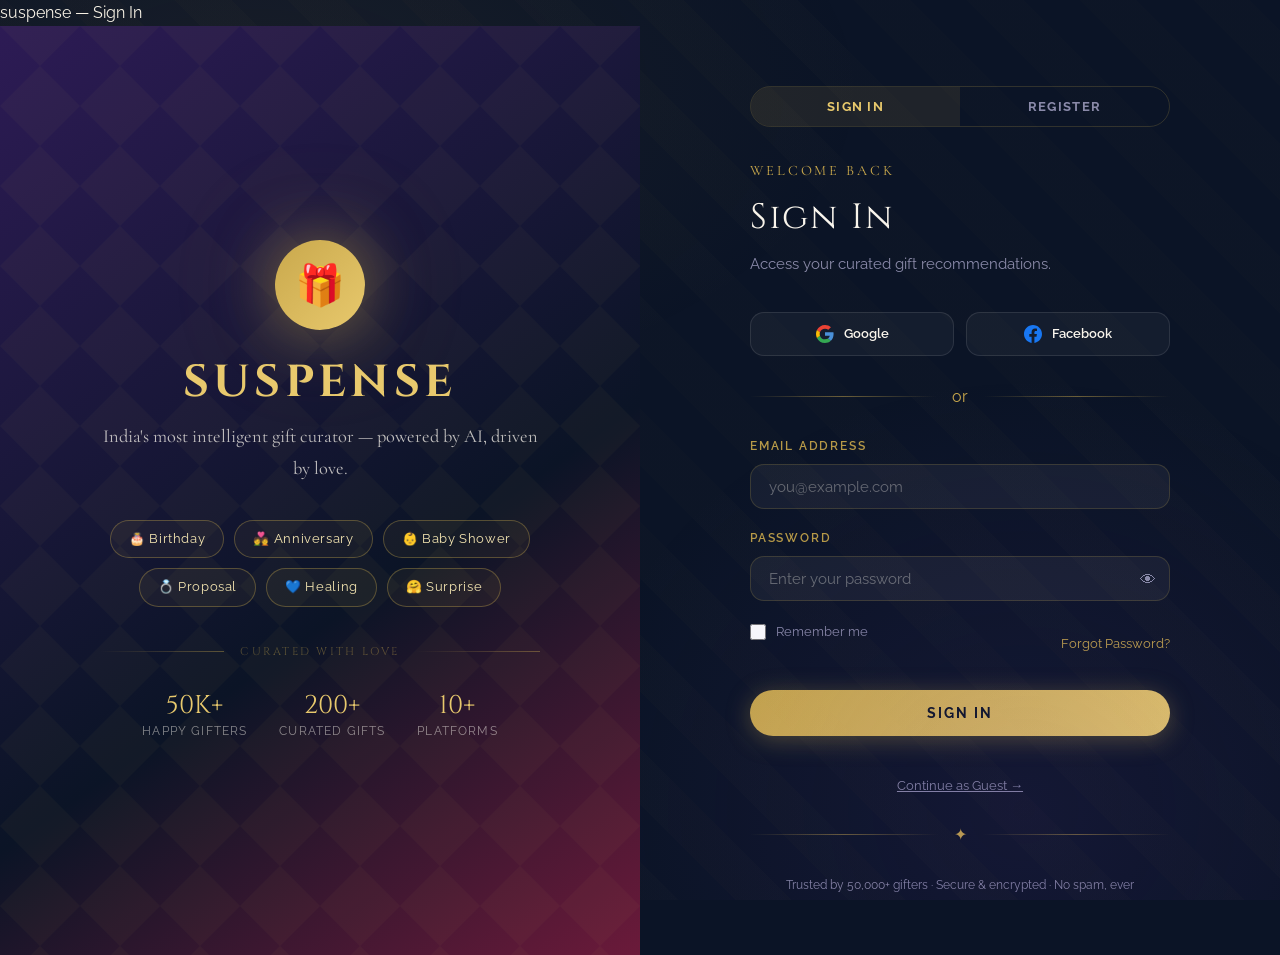
<file: index.html>
<!DOCTYPE html>
<html lang="en">
<head>
  <meta charset="UTF-8">
  <meta name="viewport" content="width=device-width, initial-scale=1.0">
  <tite>suspense — Sign In</title>
  <link rel="stylesheet" href="styles.css">
  <link rel="icon" href="data:image/svg+xml,<svg xmlns='http://www.w3.org/2000/svg' viewBox='0 0 100 100'><text y='.9em' font-size='90'>🎁</text></svg>">
</head>
<body>

<div class="bg-texture"></div>
<div class="particles"></div>

<div class="login-page">

  <!-- ── LEFT PANEL ── -->
  <div class="login-left">
    <div class="login-left-inner">
      <div class="login-logo-big">🎁</div>
      <h1>SUSPENSE</h1>
      <p>India's most intelligent gift curator — powered by AI, driven by love.</p>

      <div class="occasion-chips">
        <span class="occasion-chip">🎂 Birthday</span>
        <span class="occasion-chip">💑 Anniversary</span>
        <span class="occasion-chip">👶 Baby Shower</span>
        <span class="occasion-chip">💍 Proposal</span>
        <span class="occasion-chip">💙 Healing</span>
        <span class="occasion-chip">🤗 Surprise</span>
      </div>

      <div class="decorative-line">
        <span>CURATED WITH LOVE</span>
      </div>

      <div style="display:flex;gap:32px;justify-content:center;margin-top:32px">
        <div style="text-align:center">
          <div style="font-family:var(--font-display);font-size:1.6rem;color:var(--gold-light);line-height:1">50K+</div>
          <div style="font-size:0.72rem;color:rgba(250,246,238,0.5);letter-spacing:0.1em;text-transform:uppercase;margin-top:4px">Happy Gifters</div>
        </div>
        <div style="text-align:center">
          <div style="font-family:var(--font-display);font-size:1.6rem;color:var(--gold-light);line-height:1">200+</div>
          <div style="font-size:0.72rem;color:rgba(250,246,238,0.5);letter-spacing:0.1em;text-transform:uppercase;margin-top:4px">Curated Gifts</div>
        </div>
        <div style="text-align:center">
          <div style="font-family:var(--font-display);font-size:1.6rem;color:var(--gold-light);line-height:1">10+</div>
          <div style="font-size:0.72rem;color:rgba(250,246,238,0.5);letter-spacing:0.1em;text-transform:uppercase;margin-top:4px">Platforms</div>
        </div>
      </div>
    </div>
  </div>

  <!-- ── RIGHT PANEL ── -->
  <div class="login-right">
    <div class="login-form-wrap">

      <!-- Tabs -->
      <div style="display:flex;gap:0;margin-bottom:32px;border:1px solid rgba(201,168,76,0.2);border-radius:var(--radius-xl);overflow:hidden">
        <button data-tab="login" data-panel-toggle
          style="flex:1;padding:12px;background:rgba(201,168,76,0.1);color:var(--gold-light);font-size:0.82rem;font-weight:700;letter-spacing:0.1em;text-transform:uppercase;border:none;cursor:pointer;transition:all 0.3s"
          class="tab-btn active-tab">
          Sign In
        </button>
        <button data-tab="register" data-panel-toggle
          style="flex:1;padding:12px;background:transparent;color:var(--text-light);font-size:0.82rem;font-weight:700;letter-spacing:0.1em;text-transform:uppercase;border:none;cursor:pointer;transition:all 0.3s"
          class="tab-btn">
          Register
        </button>
      </div>

      <!-- LOGIN FORM -->
      <div id="loginPanel">
        <div class="login-greeting">Welcome back</div>
        <div class="login-title">Sign In</div>
        <div class="login-subtitle">Access your curated gift recommendations.</div>

        <div class="social-login">
          <button class="btn-social" onclick="socialLogin('Google')">
            <svg width="18" height="18" viewBox="0 0 24 24"><path fill="#EA4335" d="M5.266 9.765A7.077 7.077 0 0 1 12 4.909c1.69 0 3.218.6 4.418 1.582L19.91 3C17.782 1.145 15.055 0 12 0 7.27 0 3.198 2.698 1.24 6.65l4.026 3.115z"/><path fill="#34A853" d="M16.04 18.013c-1.09.703-2.474 1.078-4.04 1.078a7.077 7.077 0 0 1-6.723-4.823l-4.04 3.067A11.965 11.965 0 0 0 12 24c2.933 0 5.735-1.043 7.834-3l-3.793-2.987z"/><path fill="#4A90D9" d="M19.834 21c2.195-2.048 3.62-5.096 3.62-9 0-.71-.109-1.473-.272-2.182H12v4.637h6.436c-.317 1.559-1.17 2.766-2.395 3.558L19.834 21z"/><path fill="#FBBC05" d="M5.277 14.268A7.12 7.12 0 0 1 4.909 12c0-.782.125-1.533.357-2.235L1.24 6.65A11.934 11.934 0 0 0 0 12c0 1.92.445 3.73 1.237 5.335l4.04-3.067z"/></svg>
            Google
          </button>
          <button class="btn-social" onclick="socialLogin('Facebook')">
            <svg width="18" height="18" viewBox="0 0 24 24" fill="#1877F2"><path d="M24 12.073c0-6.627-5.373-12-12-12s-12 5.373-12 12c0 5.99 4.388 10.954 10.125 11.854v-8.385H7.078v-3.47h3.047V9.43c0-3.007 1.792-4.669 4.533-4.669 1.312 0 2.686.235 2.686.235v2.953H15.83c-1.491 0-1.956.925-1.956 1.874v2.25h3.328l-.532 3.47h-2.796v8.385C19.612 23.027 24 18.062 24 12.073z"/></svg>
            Facebook
          </button>
        </div>

        <div class="gold-divider"><span>or</span></div>

        <form id="loginForm">
          <div class="form-group">
            <label for="loginEmail">Email Address</label>
            <input type="email" id="loginEmail" class="form-control" placeholder="you@example.com" required autocomplete="email">
          </div>
          <div class="form-group">
            <label for="loginPassword">Password</label>
            <div class="password-wrap">
              <input type="password" id="loginPassword" class="form-control" placeholder="Enter your password" required autocomplete="current-password">
              <button type="button" class="toggle-pwd">👁</button>
            </div>
          </div>
          <div style="display:flex;justify-content:space-between;align-items:center;margin-bottom:24px">
            <div class="checkbox-wrap">
              <input type="checkbox" id="rememberMe">
              <label for="rememberMe">Remember me</label>
            </div>
            <a href="#" style="font-size:0.82rem;color:var(--gold)">Forgot Password?</a>
          </div>
          <button type="submit" id="loginBtn" class="login-btn">Sign In</button>
        </form>

        <div style="text-align:center;margin-top:16px">
          <button id="guestBtn" style="background:none;border:none;color:var(--text-light);font-size:0.82rem;cursor:pointer;text-decoration:underline;font-family:var(--font-body)">
            Continue as Guest →
          </button>
        </div>
      </div>

      <!-- REGISTER FORM -->
      <div id="registerPanel" style="display:none">
        <div class="login-greeting">Join SUSPENSE</div>
        <div class="login-title">Create Account</div>
        <div class="login-subtitle">Start gifting smarter with AI-powered recommendations.</div>

        <form id="registerForm" style="margin-top:24px">
          <div class="form-group">
            <label for="regName">Full Name</label>
            <input type="text" id="regName" class="form-control" placeholder="Your name" required>
          </div>
          <div class="form-group">
            <label for="regEmail">Email Address</label>
            <input type="email" id="regEmail" class="form-control" placeholder="you@example.com" required>
          </div>
          <div class="form-group">
            <label for="regPhone">Phone Number</label>
            <input type="tel" id="regPhone" class="form-control" placeholder="+91 12345 67890">
          </div>
          <div class="form-group">
            <label for="regPassword">Password</label>
            <div class="password-wrap">
              <input type="password" id="regPassword" class="form-control" placeholder="Min 8 characters" required minlength="8">
              <button type="button" class="toggle-pwd">👁</button>
            </div>
          </div>
          <div class="checkbox-wrap" style="margin-bottom:24px">
            <input type="checkbox" id="agreeTerms" required>
            <label for="agreeTerms">I agree to the <a href="#">Terms</a> & <a href="#">Privacy Policy</a></label>
          </div>
          <button type="submit" id="registerBtn" class="login-btn">Create Account ✨</button>
        </form>
      </div>

      <div class="gold-divider" style="margin-top:24px"><span>✦</span></div>
      <p style="text-align:center;font-size:0.76rem;color:var(--text-light)">
        Trusted by 50,000+ gifters · Secure & encrypted · No spam, ever
      </p>
    </div>
  </div>
</div>

<script src="app.js"></script>
<script>
// Tab switching logic
document.querySelectorAll('.tab-btn').forEach(btn => {
  btn.addEventListener('click', () => {
    const tab = btn.dataset.tab;
    document.querySelectorAll('.tab-btn').forEach(b => {
      b.style.background = 'transparent';
      b.style.color = 'var(--text-light)';
    });
    btn.style.background = 'rgba(201,168,76,0.1)';
    btn.style.color = 'var(--gold-light)';
    document.getElementById('loginPanel').style.display = tab === 'login' ? 'block' : 'none';
    document.getElementById('registerPanel').style.display = tab === 'register' ? 'block' : 'none';
  });
});

function socialLogin(provider) {
  const user = {
    email: `user@${provider.toLowerCase()}.com`,
    name: 'Social User',
    avatar: '',
    provider,
  };
  localStorage.setItem('giftra_user', JSON.stringify(user));
  window.location.href = 'home.html';
}
</script>
</body>
</html>
</file>
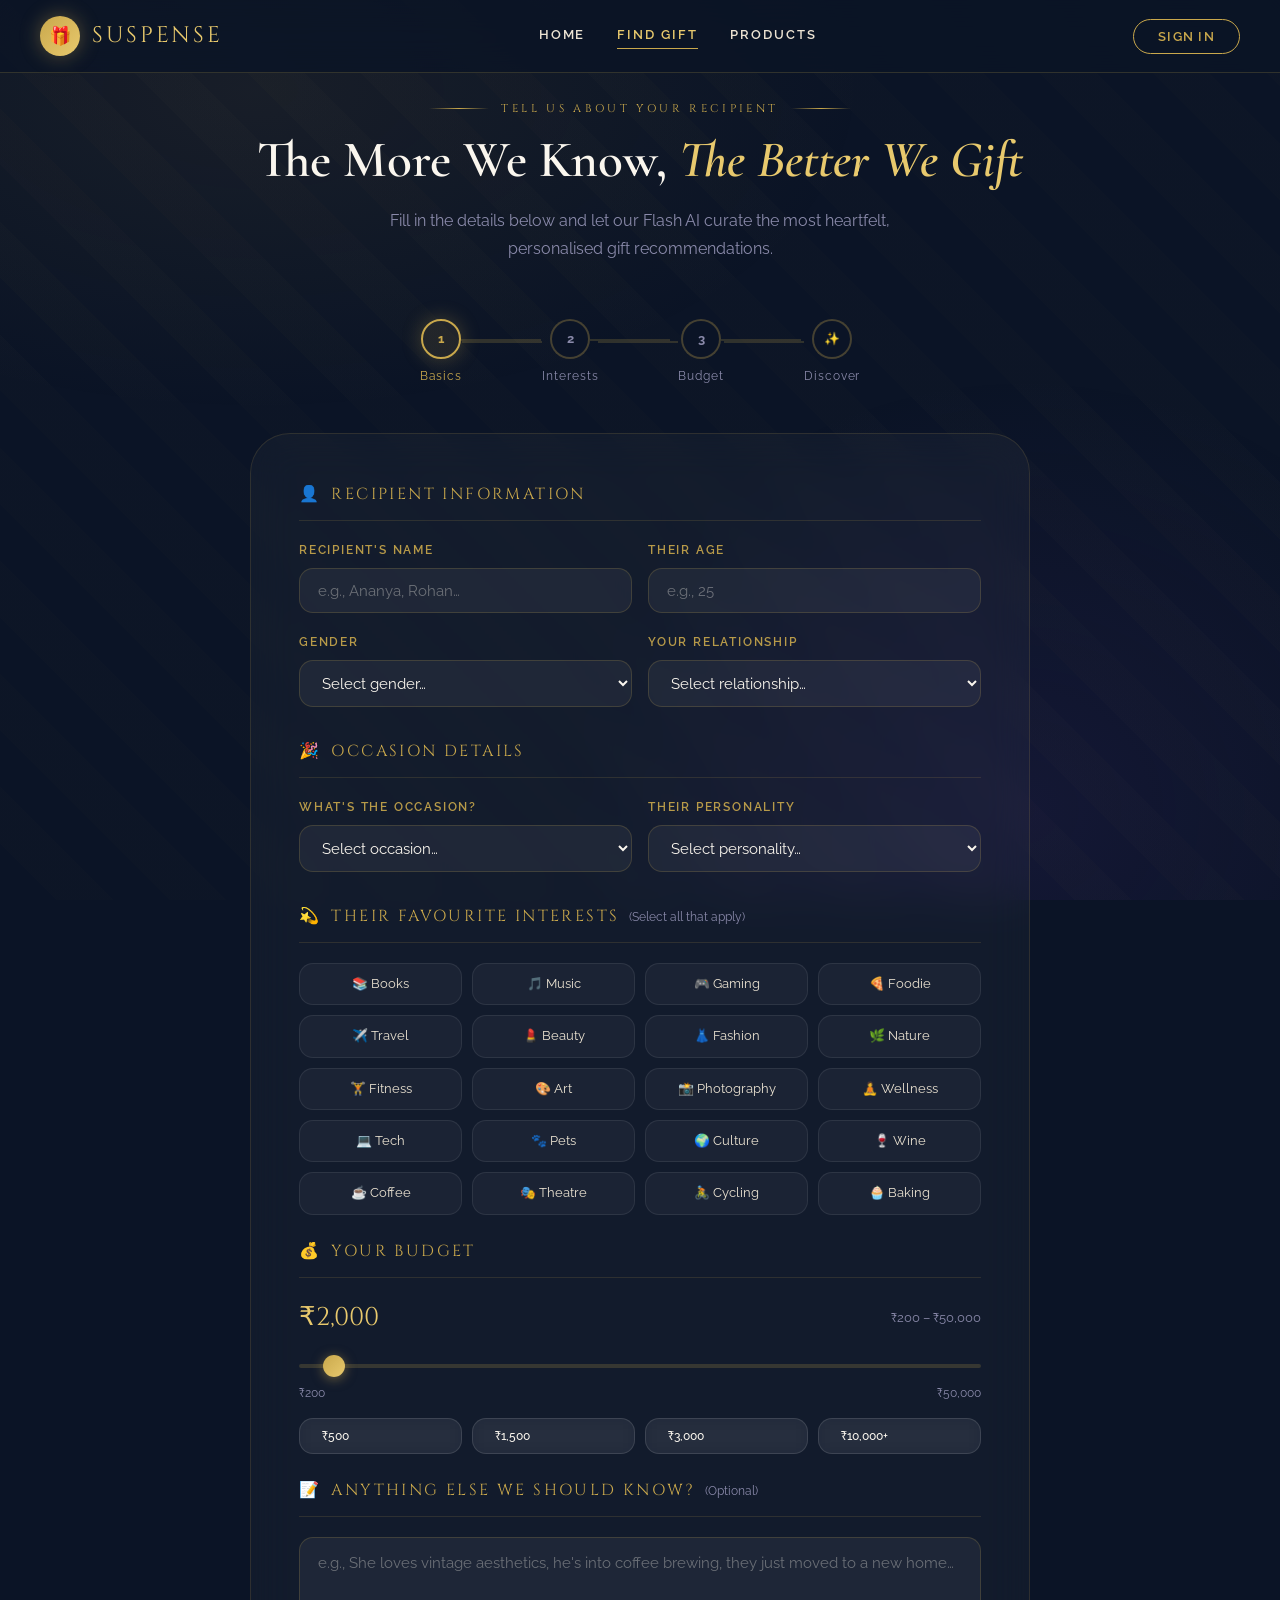
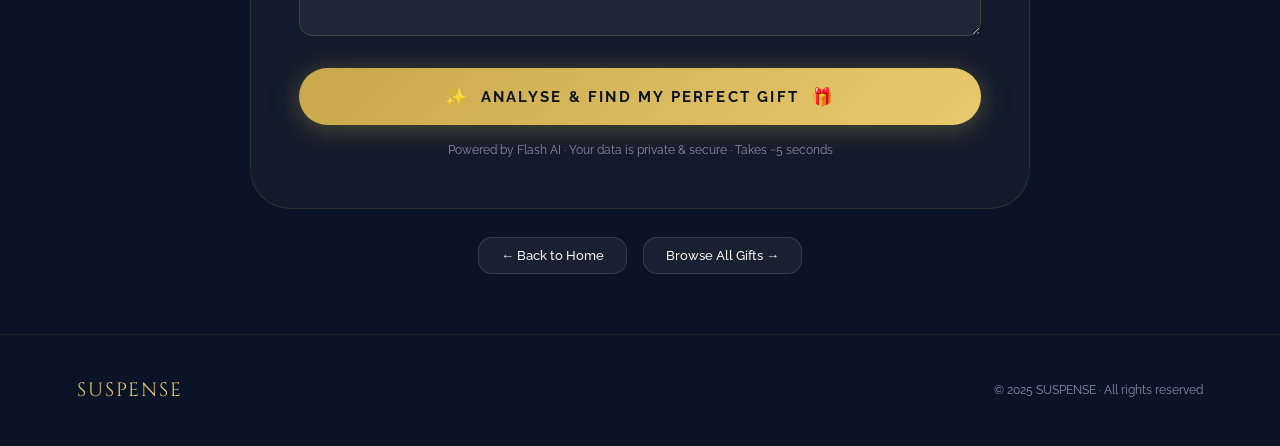
<file: details.html>
<!DOCTYPE html>
<html lang="en">
<head>
  <meta charset="UTF-8">
  <meta name="viewport" content="width=device-width, initial-scale=1.0">
  <title>SUSPENSE — Recipient Details</title>
  <link rel="stylesheet" href="styles.css">
  <link rel="icon" href="data:image/svg+xml,<svg xmlns='http://www.w3.org/2000/svg' viewBox='0 0 100 100'><text y='.9em' font-size='90'>🎁</text></svg>">
</head>
<body>

<div class="bg-texture"></div>
<div class="particles"></div>

<!-- ── NAVBAR ── -->
<nav class="navbar">
  <div class="nav-brand">
    <div class="brand-icon">🎁</div>
    <span class="brand-name">SUSPENSE</span>
  </div>
  <div class="nav-links">
    <a href="home.html">Home</a>
    <a href="details.html" class="active">Find Gift</a>
    <a href="products.html">Products</a>
  </div>
  <div class="nav-actions">
    <button class="btn-nav-login" onclick="window.location.href='index.html'">Sign In</button>
  </div>
</nav>

<!-- ── AI PROCESSING OVERLAY ── -->
<div class="modal-overlay" id="aiProcessingOverlay">
  <div style="background:rgba(11,20,38,0.95);border:1px solid rgba(201,168,76,0.2);border-radius:var(--radius-xl);max-width:480px;width:100%;margin:20px">
    <div class="ai-processing">
      <div class="ai-processing-ring">
        <div class="ring ring-1"></div>
        <div class="ring ring-2"></div>
        <div class="ring ring-3"></div>
        <div class="ring-center">✨</div>
      </div>

      <div class="ai-processing-text">Flash AI is thinking…</div>
      <div class="ai-processing-sub">Curating the perfect gifts just for your loved one</div>

      <div class="ai-steps">
        <div class="ai-step">
          <div class="step-dot"></div>
          Analysing personality & preferences
        </div>
        <div class="ai-step">
          <div class="step-dot"></div>
          Matching gifts to occasion & budget
        </div>
        <div class="ai-step">
          <div class="step-dot"></div>
          Comparing prices across 10+ platforms
        </div>
        <div class="ai-step">
          <div class="step-dot"></div>
          Selecting AI Best Pick recommendations
        </div>
        <div class="ai-step">
          <div class="step-dot"></div>
          Generating your personalised gift guide
        </div>
      </div>
    </div>
  </div>
</div>

<!-- ── PAGE CONTENT ── -->
<div class="details-page">

  <div class="details-header">
    <div class="section-eyebrow" style="justify-content:center">Tell Us About Your Recipient</div>
    <h1 class="section-title" style="text-align:center">The More We Know, <em>The Better We Gift</em></h1>
    <p class="section-subtitle" style="text-align:center;margin:0 auto">
      Fill in the details below and let our Flash AI curate the most heartfelt, personalised gift recommendations.
    </p>
  </div>

  <!-- Progress Steps -->
  <div class="details-progress">
    <div class="progress-step active">
      <div class="step-circle">1</div>
      <div class="step-label">Basics</div>
    </div>
    <div style="width:80px;height:2px;background:rgba(201,168,76,0.2);margin-bottom:20px"></div>
    <div class="progress-step">
      <div class="step-circle">2</div>
      <div class="step-label">Interests</div>
    </div>
    <div style="width:80px;height:2px;background:rgba(201,168,76,0.2);margin-bottom:20px"></div>
    <div class="progress-step">
      <div class="step-circle">3</div>
      <div class="step-label">Budget</div>
    </div>
    <div style="width:80px;height:2px;background:rgba(201,168,76,0.2);margin-bottom:20px"></div>
    <div class="progress-step">
      <div class="step-circle">✨</div>
      <div class="step-label">Discover</div>
    </div>
  </div>

  <!-- Form Card -->
  <div class="details-form-card">
    <form id="detailsForm">

      <!-- Section 1: Recipient Info -->
      <div class="form-section-title">
        <span>👤</span> Recipient Information
      </div>

      <div class="form-row">
        <div class="form-group">
          <label for="recipientName">Recipient's Name</label>
          <input type="text" id="recipientName" class="form-control" placeholder="e.g., Ananya, Rohan…">
        </div>
        <div class="form-group">
          <label for="recipientAge">Their Age</label>
          <input type="number" id="recipientAge" class="form-control" placeholder="e.g., 25" min="1" max="100">
        </div>
      </div>

      <div class="form-row">
        <div class="form-group">
          <label for="recipientGender">Gender</label>
          <select id="recipientGender" class="form-control">
            <option value="">Select gender…</option>
            <option value="female">Female</option>
            <option value="male">Male</option>
            <option value="non-binary">Non-binary</option>
            <option value="prefer-not-to-say">Prefer not to say</option>
          </select>
        </div>
        <div class="form-group">
          <label for="relationship">Your Relationship</label>
          <select id="relationship" class="form-control">
            <option value="">Select relationship…</option>
            <option value="partner">Partner / Spouse</option>
            <option value="parent">Parent</option>
            <option value="sibling">Sibling</option>
            <option value="best_friend">Best Friend</option>
            <option value="friend">Friend</option>
            <option value="colleague">Colleague</option>
            <option value="child">Child</option>
            <option value="grandparent">Grandparent</option>
            <option value="other">Other</option>
          </select>
        </div>
      </div>

      <!-- Section 2: Occasion -->
      <div class="form-section-title" style="margin-top:12px">
        <span>🎉</span> Occasion Details
      </div>

      <div class="form-row">
        <div class="form-group">
          <label for="occasionSelect">What's the Occasion?</label>
          <select id="occasionSelect" class="form-control" required>
            <option value="">Select occasion…</option>
            <option value="birthday">🎂 Birthday</option>
            <option value="anniversary">💑 Anniversary</option>
            <option value="baby_shower">👶 Baby Shower</option>
            <option value="proposal">💍 Proposal</option>
            <option value="breakup">💙 Break Up / Healing</option>
            <option value="surprise_visit">🤗 Surprise Visit</option>
          </select>
        </div>
        <div class="form-group">
          <label for="personality">Their Personality</label>
          <select id="personality" class="form-control">
            <option value="">Select personality…</option>
            <option value="adventurous">🌍 Adventurous & Bold</option>
            <option value="romantic">💕 Romantic & Sentimental</option>
            <option value="creative">🎨 Creative & Artistic</option>
            <option value="practical">⚙️ Practical & Minimalist</option>
            <option value="luxurious">👑 Loves Luxury</option>
            <option value="wellness">🌿 Health & Wellness Focused</option>
            <option value="foodie">🍕 Foodie & Culinary</option>
            <option value="tech">💻 Tech-Savvy</option>
          </select>
        </div>
      </div>

      <!-- Section 3: Interests -->
      <div class="form-section-title" style="margin-top:12px">
        <span>💫</span> Their Favourite Interests
        <span style="font-size:0.72rem;color:var(--text-light);text-transform:none;letter-spacing:0;font-family:var(--font-body);font-weight:400">(Select all that apply)</span>
      </div>

      <div class="interests-grid" id="interestsGrid">
        <!-- Rendered by JS -->
      </div>

      <!-- Section 4: Budget -->
      <div class="form-section-title" style="margin-top:24px">
        <span>💰</span> Your Budget
      </div>

      <div class="budget-slider-wrap">
        <div class="budget-display">
          <span id="budgetDisplay" class="budget-value">₹2,000</span>
          <span class="budget-range">₹200 – ₹50,000</span>
        </div>
        <input type="range" id="budgetSlider" min="200" max="50000" value="2000" step="100">
        <div style="display:flex;justify-content:space-between;margin-top:8px">
          <span style="font-size:0.72rem;color:var(--text-light)">₹200</span>
          <span style="font-size:0.72rem;color:var(--text-light)">₹50,000</span>
        </div>
      </div>

      <div style="display:grid;grid-template-columns:repeat(4,1fr);gap:10px;margin-top:16px">
        <button type="button" class="btn-ghost" style="font-size:0.75rem;text-align:center" onclick="setBudget(500)">₹500</button>
        <button type="button" class="btn-ghost" style="font-size:0.75rem;text-align:center" onclick="setBudget(1500)">₹1,500</button>
        <button type="button" class="btn-ghost" style="font-size:0.75rem;text-align:center" onclick="setBudget(3000)">₹3,000</button>
        <button type="button" class="btn-ghost" style="font-size:0.75rem;text-align:center" onclick="setBudget(10000)">₹10,000+</button>
      </div>

      <!-- Section 5: Additional Note -->
      <div class="form-section-title" style="margin-top:24px">
        <span>📝</span> Anything Else We Should Know?
        <span style="font-size:0.72rem;color:var(--text-light);text-transform:none;letter-spacing:0;font-family:var(--font-body);font-weight:400">(Optional)</span>
      </div>

      <div class="form-group">
        <textarea id="additionalNote" class="form-control" rows="3"
          placeholder="e.g., She loves vintage aesthetics, he's into coffee brewing, they just moved to a new home…"
          style="resize:vertical;min-height:80px;line-height:1.6"></textarea>
      </div>

      <!-- Submit -->
      <button type="submit" class="analyze-btn">
        <span style="font-size:1.1rem">✨</span>
        Analyse & Find My Perfect Gift
        <span style="font-size:1.1rem">🎁</span>
      </button>

      <p style="text-align:center;font-size:0.76rem;color:var(--text-light);margin-top:16px">
        Powered by Flash AI · Your data is private & secure · Takes ~5 seconds
      </p>
    </form>
  </div>

  <!-- Navigation -->
  <div style="display:flex;justify-content:center;gap:16px;margin-top:28px;flex-wrap:wrap">
    <button class="btn-ghost" data-back="home.html">
      ← Back to Home
    </button>
    <button class="btn-ghost" onclick="window.location.href='products.html'">
      Browse All Gifts →
    </button>
  </div>

</div>

<footer>
  <div class="footer-brand">SUSPENSE<span style="color:var(--cream-dark)"></span></div>
  <div class="footer-copy">© 2025 SUSPENSE · All rights reserved</div>
</footer>

<script src="app.js"></script>
<script>
function setBudget(val) {
  const slider = document.getElementById('budgetSlider');
  const display = document.getElementById('budgetDisplay');
  if (slider && display) {
    slider.value = val;
    display.textContent = '₹' + Number(val).toLocaleString('en-IN');
  }
}
</script>
</body>
</html>
</file>
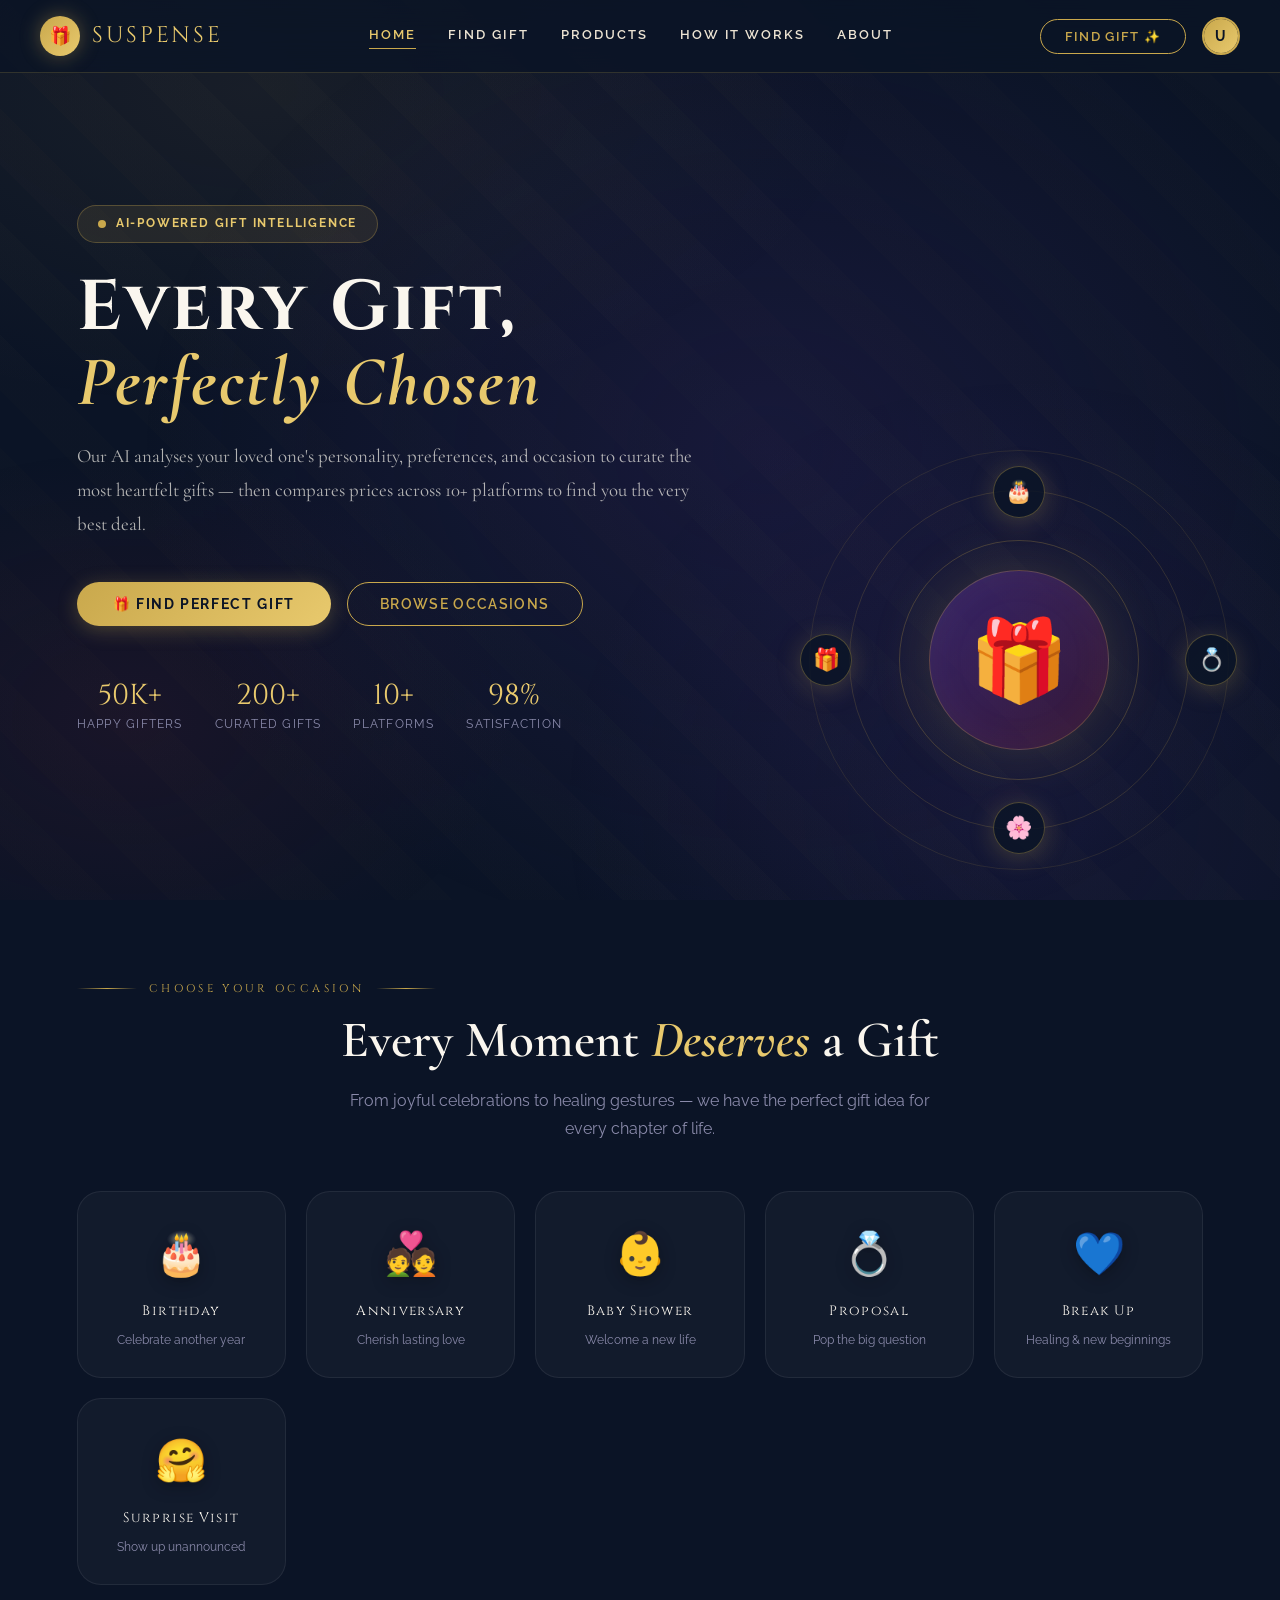
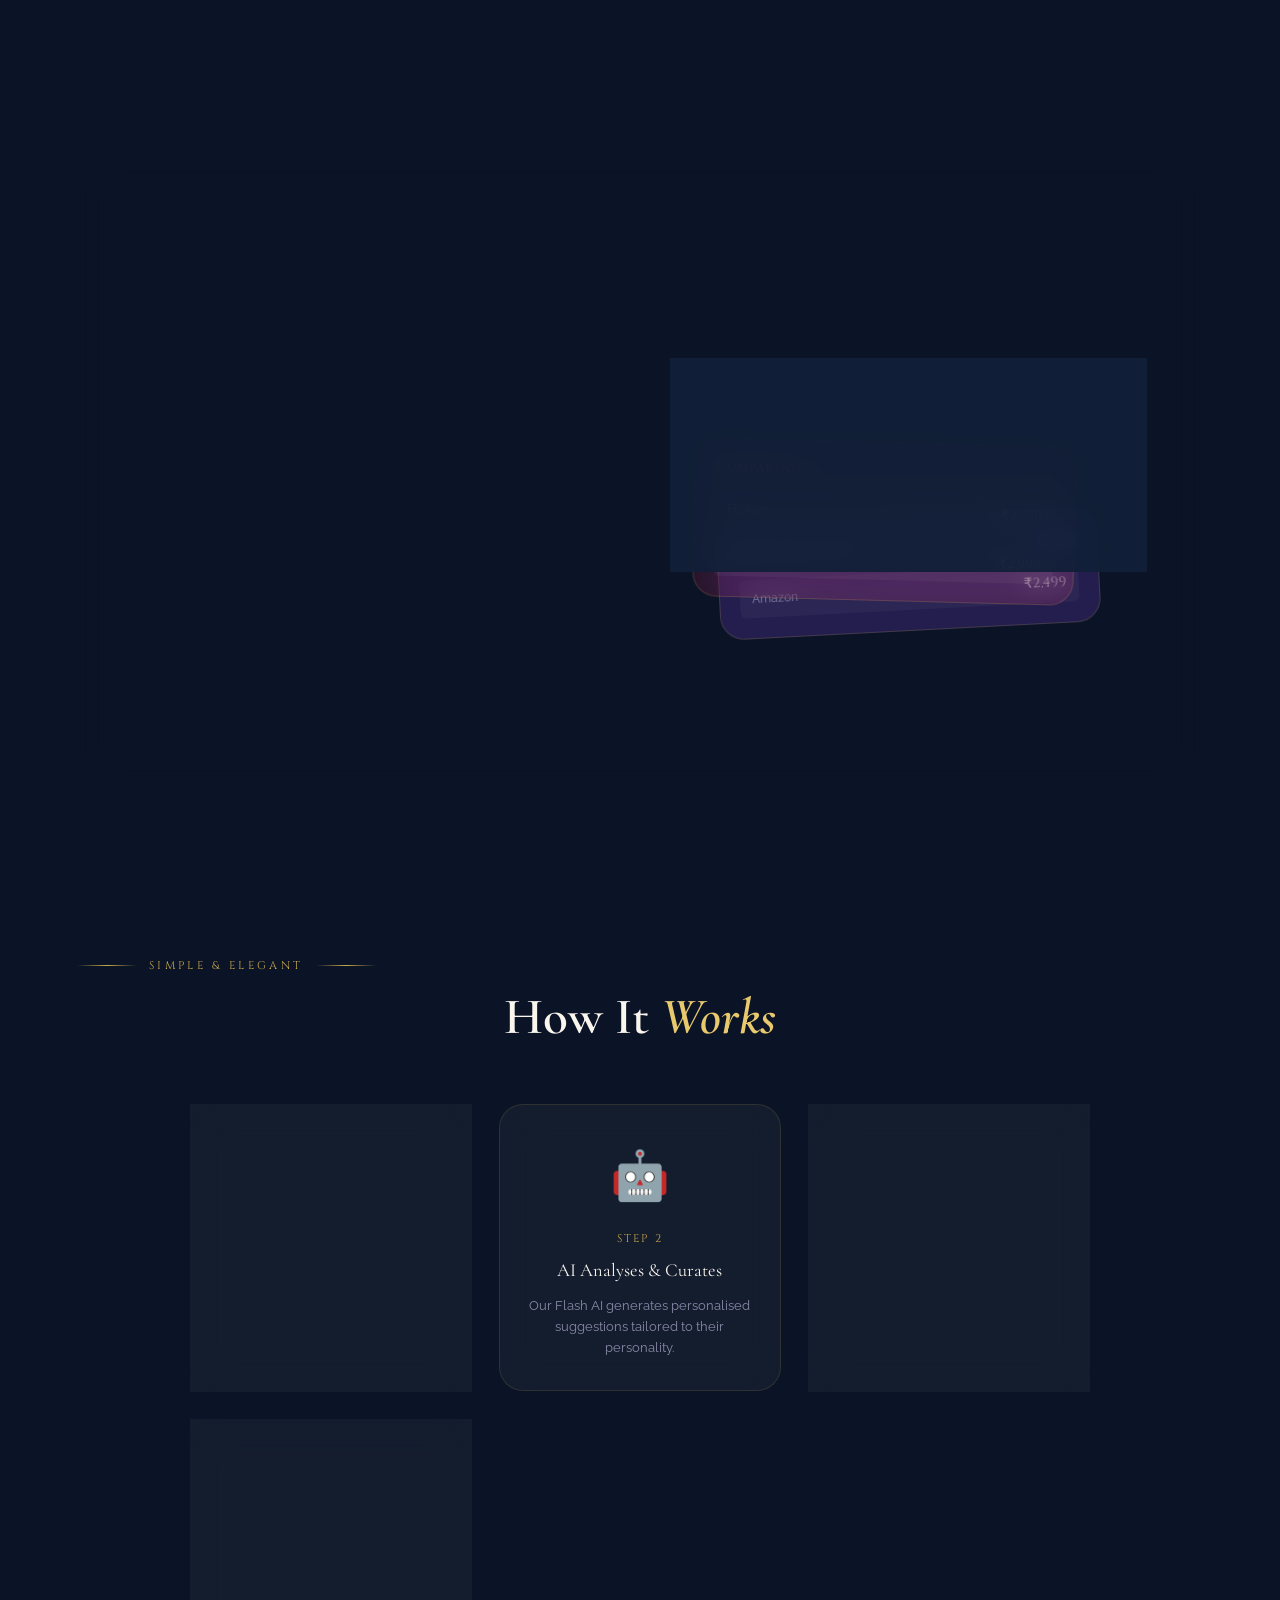
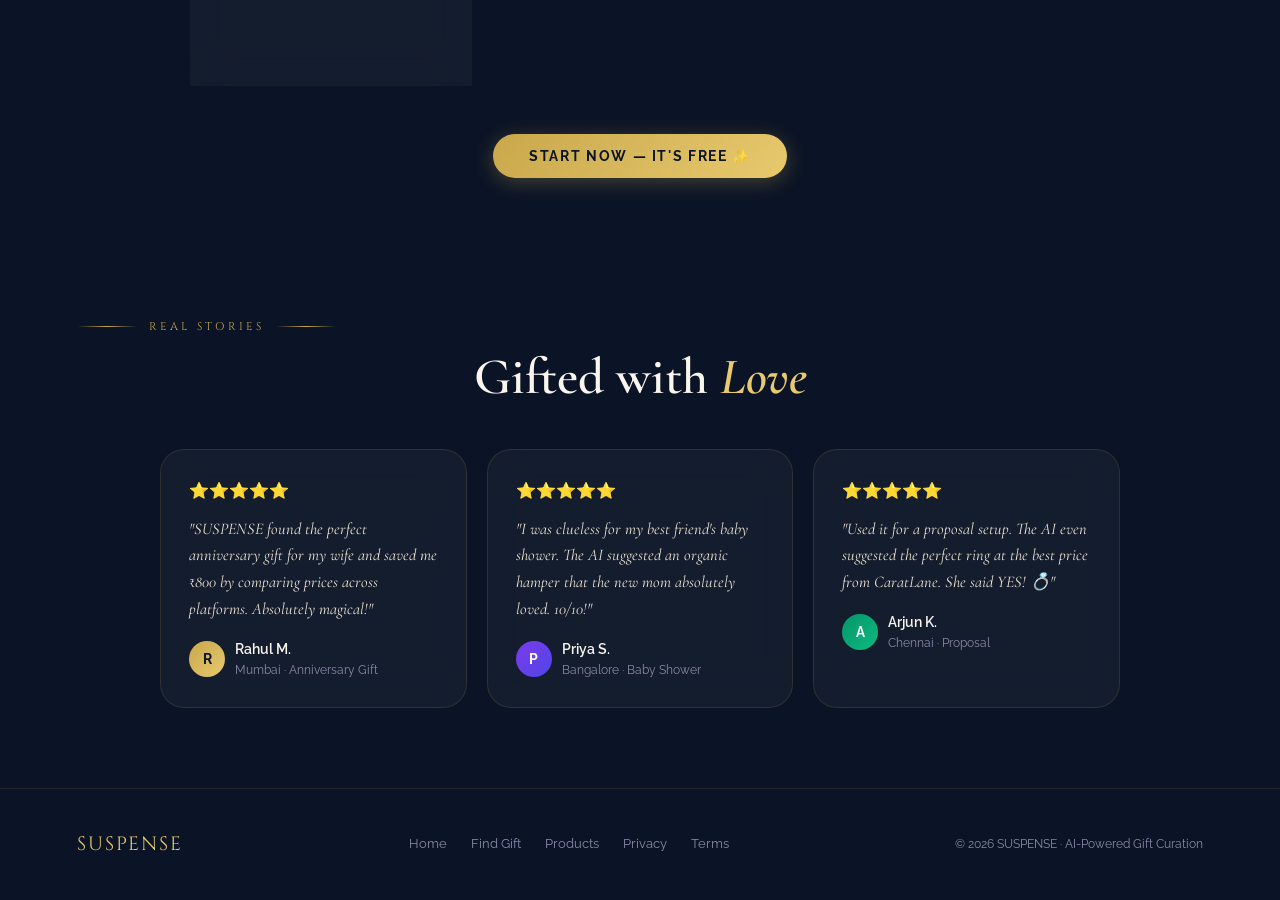
<file: home.html>
<!DOCTYPE html>
<html lang="en">
<head>
  <meta charset="UTF-8">
  <meta name="viewport" content="width=device-width, initial-scale=1.0">
  <title>SUSPENSE — Find the Perfect Gift</title>
  <link rel="stylesheet" href="styles.css">
  <link rel="icon" href="data:image/svg+xml,<svg xmlns='http://www.w3.org/2000/svg' viewBox='0 0 100 100'><text y='.9em' font-size='90'>🎁</text></svg>">
</head>
<body>

<div class="bg-texture"></div>
<div class="particles"></div>

<!-- ── NAVBAR ── -->
<nav class="navbar">
  <div class="nav-brand">
    <div class="brand-icon">🎁</div>
    <span class="brand-name">SUSPENSE</span>
  </div>
  <div class="nav-links">
    <a href="home.html" class="active">Home</a>
    <a href="details.html">Find Gift</a>
    <a href="products.html">Products</a>
    <a href="#features">How It Works</a>
    <a href="#about">About</a>
  </div>
  <div class="nav-actions">
    <button class="btn-nav-login" onclick="window.location.href='details.html'">Find Gift ✨</button>
    <div class="user-avatar" data-logout title="Sign out">
      <div style="width:100%;height:100%;background:linear-gradient(135deg,var(--gold),var(--gold-light));display:grid;place-items:center;font-size:14px;font-weight:700;color:var(--navy)">U</div>
    </div>
  </div>
</nav>

<!-- ══════════════════════════════════════════
     HERO
     ══════════════════════════════════════════ -->
<section class="hero">
  <div class="hero-bg"></div>

  <div class="hero-content">
    <div class="hero-badge">
      <span style="width:8px;height:8px;background:var(--gold);border-radius:50%;animation:ai-pulse-anim 2s infinite"></span>
      AI-Powered Gift Intelligence
    </div>

    <h1 class="hero-title">
      Every Gift,
      <em class="accent">Perfectly Chosen</em>
    </h1>

    <p class="hero-desc">
      Our AI analyses your loved one's personality, preferences, and occasion to curate the most heartfelt gifts — then compares prices across 10+ platforms to find you the very best deal.
    </p>

    <div class="hero-actions">
      <button class="btn-primary" id="startBtn" onclick="window.location.href='details.html'">
        🎁 Find Perfect Gift
      </button>
      <button class="btn-secondary" onclick="document.getElementById('occasionsSection').scrollIntoView({behavior:'smooth'})">
        Browse Occasions
      </button>
    </div>

    <div class="hero-stats">
      <div class="stat-item">
        <div class="stat-num" data-target="50" data-suffix="K+">50K+</div>
        <div class="stat-label">Happy Gifters</div>
      </div>
      <div class="stat-item">
        <div class="stat-num" data-target="200" data-suffix="+">200+</div>
        <div class="stat-label">Curated Gifts</div>
      </div>
      <div class="stat-item">
        <div class="stat-num" data-target="10" data-suffix="+">10+</div>
        <div class="stat-label">Platforms</div>
      </div>
      <div class="stat-item">
        <div class="stat-num" data-target="98" data-suffix="%">98%</div>
        <div class="stat-label">Satisfaction</div>
      </div>
    </div>
  </div>

  <!-- Decorative gift visualization -->
  <div class="hero-float">
    <div class="hero-gift-viz">
      <div class="gift-circle"></div>
      <div class="gift-circle"></div>
      <div class="gift-circle"></div>
      <div class="gift-center">🎁</div>
    </div>
  </div>
</section>

<!-- ══════════════════════════════════════════
     OCCASIONS
     ══════════════════════════════════════════ -->
<section class="occasions-section" id="occasionsSection">
  <div style="text-align:center;margin-bottom:0">
    <div class="section-eyebrow">Choose Your Occasion</div>
    <h2 class="section-title">Every Moment <em>Deserves</em> a Gift</h2>
    <p class="section-subtitle" style="margin:0 auto">
      From joyful celebrations to healing gestures — we have the perfect gift idea for every chapter of life.
    </p>
  </div>

  <div class="occasions-grid stagger-children" id="occasionsGrid">
    <!-- Rendered by JS -->
  </div>
</section>

<!-- ══════════════════════════════════════════
     AI FEATURE
     ══════════════════════════════════════════ -->
<section class="ai-section" id="features">
  <div class="ai-feature-card">
    <div>
      <div class="ai-badge-wrap">
        <div class="ai-pulse"></div>
        <span class="badge badge-ai">AI-Powered</span>
      </div>

      <h2 class="ai-title">Flash AI Gift Intelligence</h2>
      <p class="ai-desc">
        Like having a personal stylist and price detective in one. Our AI analyses personality, occasion, and preferences — then scours Amazon, Flipkart, Nykaa, and 7 more platforms to find the best gift at the best price.
      </p>

      <div class="ai-features-list">
        <div class="ai-feature-item">
          <div class="check-icon">✓</div>
          <span>Personalised gift curation based on age, gender & interests</span>
        </div>
        <div class="ai-feature-item">
          <div class="check-icon">✓</div>
          <span>Real-time price comparison across 10+ e-commerce platforms</span>
        </div>
        <div class="ai-feature-item">
          <div class="check-icon">✓</div>
          <span>AI Best Pick badge highlights the highest-value recommendation</span>
        </div>
        <div class="ai-feature-item">
          <div class="check-icon">✓</div>
          <span>Direct purchase links with verified discount tracking</span>
        </div>
        <div class="ai-feature-item">
          <div class="check-icon">✓</div>
          <span>Emotional intelligence for sensitive occasions like breakups</span>
        </div>
      </div>

      <button class="btn-primary" onclick="window.location.href='details.html'">
        🤖 Try AI Gift Finder
      </button>
    </div>

    <div class="ai-visual">
      <div class="ai-card-stack">
        <div class="ai-mock-card">
          <div class="ai-mock-header">
            <span class="ai-mock-title">PLATFORM SCAN</span>
            <span class="badge badge-ai" style="font-size:0.6rem;padding:3px 8px">LIVE</span>
          </div>
          <div class="ai-price-compare">
            <div class="price-row">
              <span class="price-platform">Amazon</span>
              <span class="price-value">₹2,499</span>
            </div>
          </div>
        </div>
        <div class="ai-mock-card">
          <div class="ai-mock-header">
            <span class="ai-mock-title">COMPARING…</span>
          </div>
          <div class="ai-price-compare">
            <div class="price-row">
              <span class="price-platform">Flipkart</span>
              <span class="price-value">₹2,799</span>
            </div>
            <div class="price-row">
              <span class="price-platform">Nykaa</span>
              <span class="price-value">₹2,999</span>
            </div>
          </div>
        </div>
        <div class="ai-mock-card">
          <div class="ai-mock-header">
            <span class="ai-mock-title">✦ AI BEST PICK FOUND</span>
            <span class="badge badge-best" style="font-size:0.6rem;padding:3px 8px">-28%</span>
          </div>
          <div class="ai-price-compare">
            <div class="price-row best">
              <span class="price-platform">Amazon</span>
              <span class="price-value">₹2,499 ✓</span>
            </div>
            <div class="price-row">
              <span class="price-platform">Nykaa</span>
              <span class="price-value">₹2,999</span>
            </div>
            <div class="price-row">
              <span class="price-platform">Myntra</span>
              <span class="price-value">₹3,200</span>
            </div>
          </div>
        </div>
      </div>
    </div>
  </div>
</section>

<!-- ══════════════════════════════════════════
     HOW IT WORKS
     ══════════════════════════════════════════ -->
<section style="padding:80px 6vw;position:relative;z-index:1" id="about">
  <div style="text-align:center;margin-bottom:56px">
    <div class="section-eyebrow">Simple & Elegant</div>
    <h2 class="section-title">How It <em>Works</em></h2>
  </div>

  <div style="display:grid;grid-template-columns:repeat(auto-fit,minmax(220px,1fr));gap:28px;max-width:900px;margin:0 auto">
    <div class="glass-card" style="padding:32px 24px;text-align:center">
      <div style="font-size:48px;margin-bottom:16px">👤</div>
      <div style="font-family:var(--font-display);font-size:0.7rem;letter-spacing:0.2em;color:var(--gold);margin-bottom:8px;text-transform:uppercase">Step 1</div>
      <div style="font-family:var(--font-serif);font-size:1.15rem;color:var(--cream);margin-bottom:10px">Tell Us About Them</div>
      <div style="font-size:0.82rem;color:var(--text-light);line-height:1.6">Share the recipient's age, occasion, interests, and your budget.</div>
    </div>
    <div class="glass-card" style="padding:32px 24px;text-align:center">
      <div style="font-size:48px;margin-bottom:16px">🤖</div>
      <div style="font-family:var(--font-display);font-size:0.7rem;letter-spacing:0.2em;color:var(--gold);margin-bottom:8px;text-transform:uppercase">Step 2</div>
      <div style="font-family:var(--font-serif);font-size:1.15rem;color:var(--cream);margin-bottom:10px">AI Analyses & Curates</div>
      <div style="font-size:0.82rem;color:var(--text-light);line-height:1.6">Our Flash AI generates personalised suggestions tailored to their personality.</div>
    </div>
    <div class="glass-card" style="padding:32px 24px;text-align:center">
      <div style="font-size:48px;margin-bottom:16px">📊</div>
      <div style="font-family:var(--font-display);font-size:0.7rem;letter-spacing:0.2em;color:var(--gold);margin-bottom:8px;text-transform:uppercase">Step 3</div>
      <div style="font-family:var(--font-serif);font-size:1.15rem;color:var(--cream);margin-bottom:10px">Compare Best Prices</div>
      <div style="font-size:0.82rem;color:var(--text-light);line-height:1.6">Prices checked across Amazon, Flipkart, Nykaa, Myntra & more in real-time.</div>
    </div>
    <div class="glass-card" style="padding:32px 24px;text-align:center">
      <div style="font-size:48px;margin-bottom:16px">🛒</div>
      <div style="font-family:var(--font-display);font-size:0.7rem;letter-spacing:0.2em;color:var(--gold);margin-bottom:8px;text-transform:uppercase">Step 4</div>
      <div style="font-family:var(--font-serif);font-size:1.15rem;color:var(--cream);margin-bottom:10px">Gift with Confidence</div>
      <div style="font-size:0.82rem;color:var(--text-light);line-height:1.6">Click directly to buy from the platform offering the best price. Done!</div>
    </div>
  </div>

  <div style="text-align:center;margin-top:48px">
    <button class="btn-primary" onclick="window.location.href='details.html'">
      Start Now — It's Free ✨
    </button>
  </div>
</section>

<!-- ══════════════════════════════════════════
     TESTIMONIALS
     ══════════════════════════════════════════ -->
<section style="padding:60px 6vw 80px;position:relative;z-index:1">
  <div style="text-align:center;margin-bottom:40px">
    <div class="section-eyebrow">Real Stories</div>
    <h2 class="section-title">Gifted with <em>Love</em></h2>
  </div>

  <div style="display:grid;grid-template-columns:repeat(auto-fit,minmax(260px,1fr));gap:20px;max-width:960px;margin:0 auto">
    <div class="glass-card" style="padding:28px">
      <div style="display:flex;gap:4px;margin-bottom:12px">⭐⭐⭐⭐⭐</div>
      <p style="font-family:var(--font-serif);font-size:1.02rem;color:var(--cream-dark);line-height:1.65;margin-bottom:16px;font-style:italic">"SUSPENSE found the perfect anniversary gift for my wife and saved me ₹800 by comparing prices across platforms. Absolutely magical!"</p>
      <div style="display:flex;align-items:center;gap:10px">
        <div style="width:36px;height:36px;border-radius:50%;background:linear-gradient(135deg,var(--gold),var(--gold-light));display:grid;place-items:center;font-size:14px;font-weight:700;color:var(--navy)">R</div>
        <div>
          <div style="font-size:0.85rem;color:var(--cream);font-weight:600">Rahul M.</div>
          <div style="font-size:0.72rem;color:var(--text-light)">Mumbai · Anniversary Gift</div>
        </div>
      </div>
    </div>
    <div class="glass-card" style="padding:28px">
      <div style="display:flex;gap:4px;margin-bottom:12px">⭐⭐⭐⭐⭐</div>
      <p style="font-family:var(--font-serif);font-size:1.02rem;color:var(--cream-dark);line-height:1.65;margin-bottom:16px;font-style:italic">"I was clueless for my best friend's baby shower. The AI suggested an organic hamper that the new mom absolutely loved. 10/10!"</p>
      <div style="display:flex;align-items:center;gap:10px">
        <div style="width:36px;height:36px;border-radius:50%;background:linear-gradient(135deg,#7C3AED,#4F46E5);display:grid;place-items:center;font-size:14px;font-weight:700;color:white">P</div>
        <div>
          <div style="font-size:0.85rem;color:var(--cream);font-weight:600">Priya S.</div>
          <div style="font-size:0.72rem;color:var(--text-light)">Bangalore · Baby Shower</div>
        </div>
      </div>
    </div>
    <div class="glass-card" style="padding:28px">
      <div style="display:flex;gap:4px;margin-bottom:12px">⭐⭐⭐⭐⭐</div>
      <p style="font-family:var(--font-serif);font-size:1.02rem;color:var(--cream-dark);line-height:1.65;margin-bottom:16px;font-style:italic">"Used it for a proposal setup. The AI even suggested the perfect ring at the best price from CaratLane. She said YES! 💍"</p>
      <div style="display:flex;align-items:center;gap:10px">
        <div style="width:36px;height:36px;border-radius:50%;background:linear-gradient(135deg,#059669,#10B981);display:grid;place-items:center;font-size:14px;font-weight:700;color:white">A</div>
        <div>
          <div style="font-size:0.85rem;color:var(--cream);font-weight:600">Arjun K.</div>
          <div style="font-size:0.72rem;color:var(--text-light)">Chennai · Proposal</div>
        </div>
      </div>
    </div>
  </div>
</section>

<!-- ══════════════════════════════════════════
     FOOTER
     ══════════════════════════════════════════ -->
<footer>
  <div class="footer-brand">SUSPENSE</div>
  <div class="footer-links">
    <a href="home.html">Home</a>
    <a href="details.html">Find Gift</a>
    <a href="products.html">Products</a>
    <a href="#">Privacy</a>
    <a href="#">Terms</a>
  </div>
  <div class="footer-copy">© 2026 SUSPENSE · AI-Powered Gift Curation</div>
</footer>

<script src="app.js"></script>
</body>
</html>
</file>
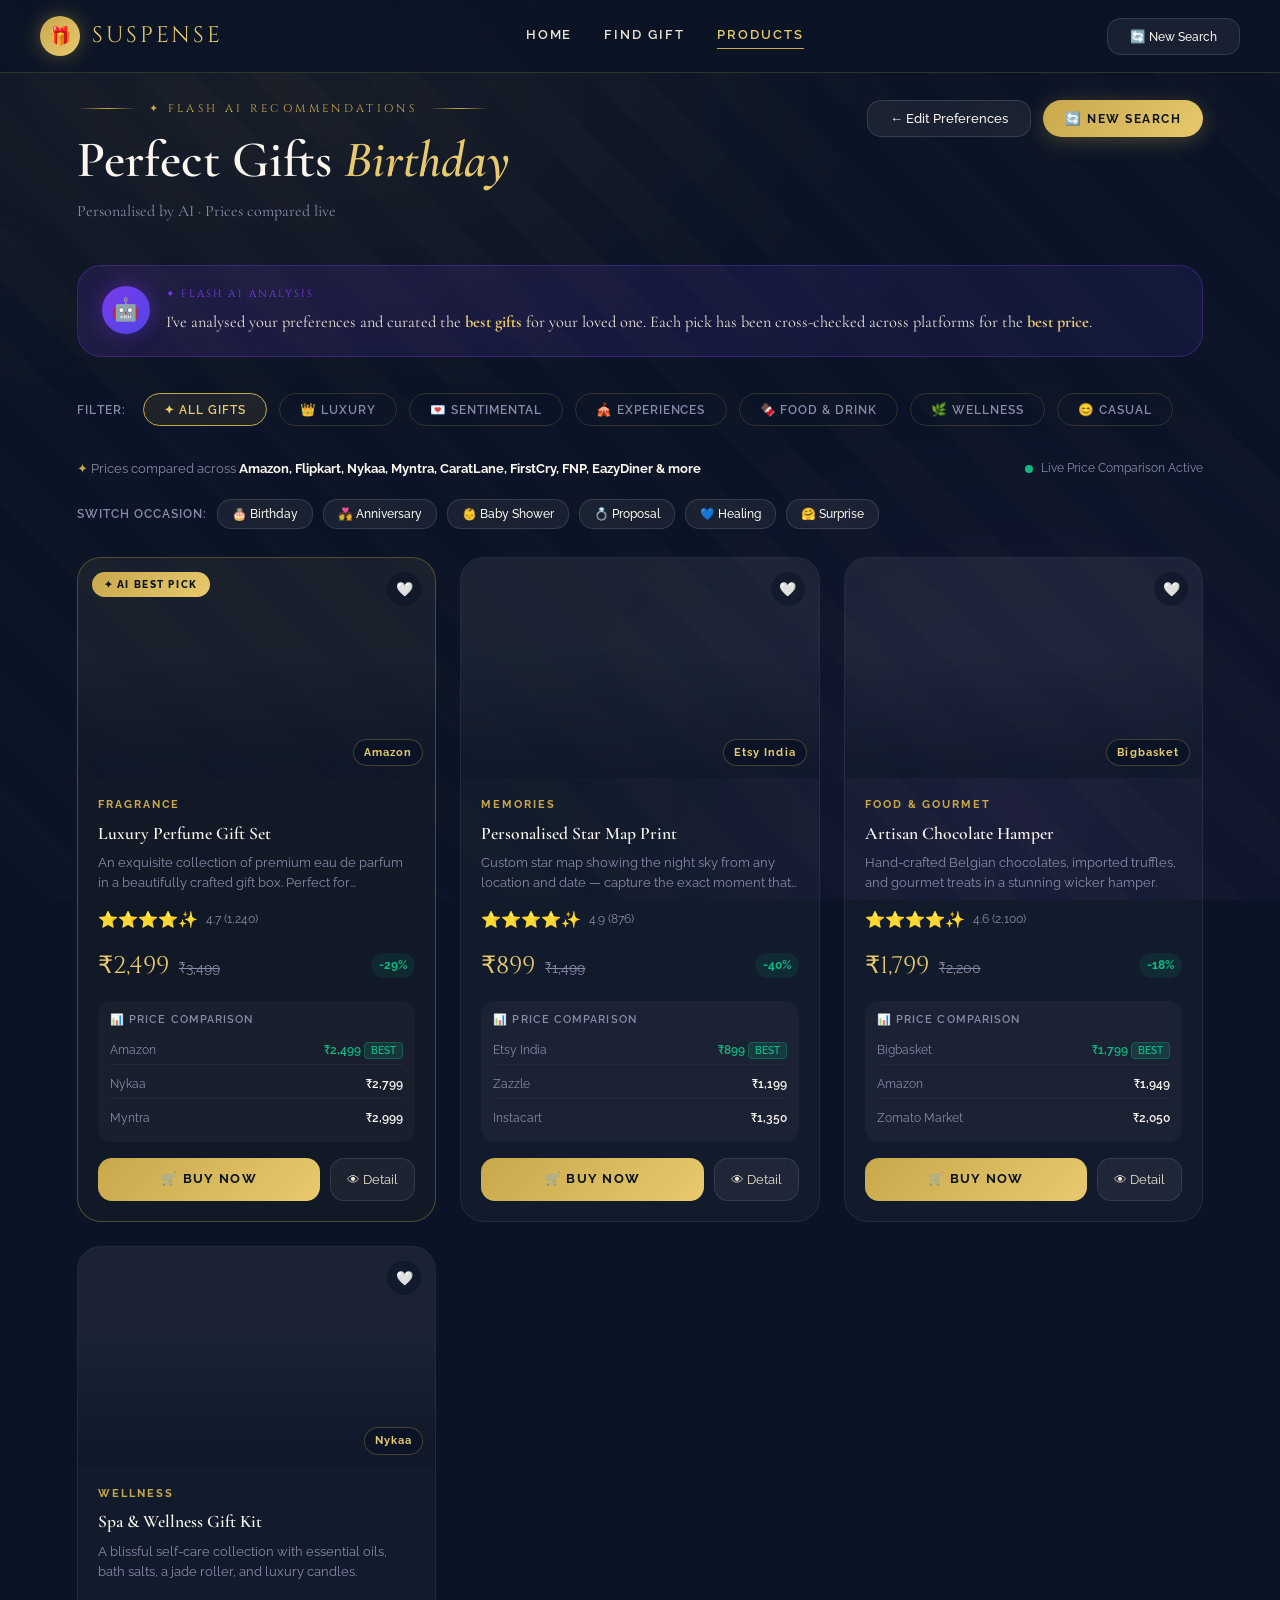
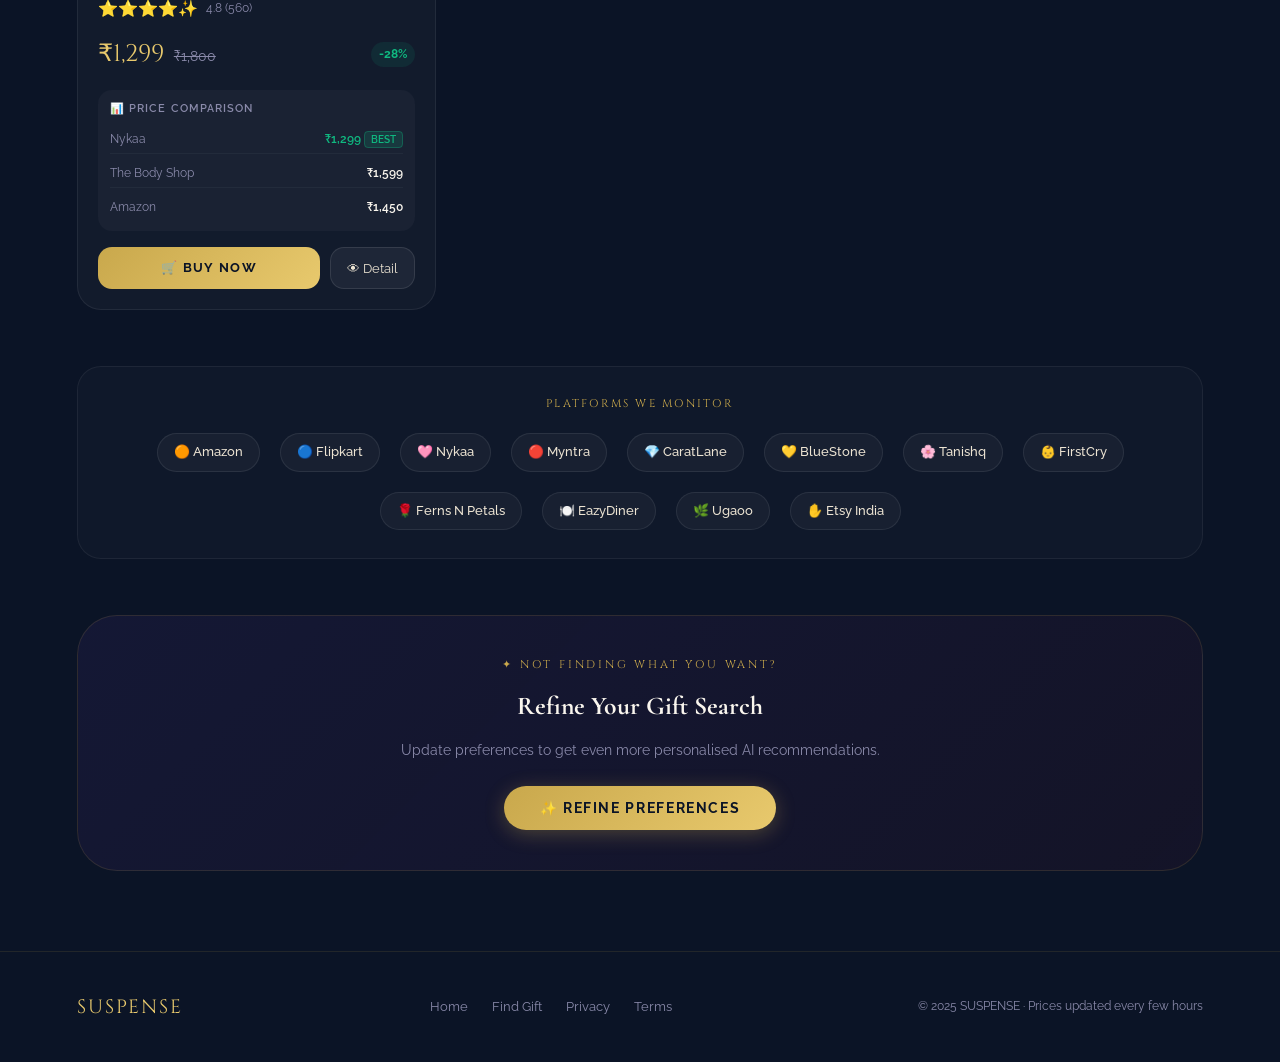
<file: products.html>
<!DOCTYPE html>
<html lang="en">
<head>
  <meta charset="UTF-8">
  <meta name="viewport" content="width=device-width, initial-scale=1.0">
  <title>SUSPENSE — AI Gift Recommendations</title>
  <link rel="stylesheet" href="styles.css">
  <link rel="icon" href="data:image/svg+xml,<svg xmlns='http://www.w3.org/2000/svg' viewBox='0 0 100 100'><text y='.9em' font-size='90'>🎁</text></svg>">
</head>
<body>

<div class="bg-texture"></div>
<div class="particles"></div>

<!-- ── NAVBAR ── -->
<nav class="navbar">
  <div class="nav-brand">
    <div class="brand-icon">🎁</div>
    <span class="brand-name">SUSPENSE</span>
  </div>
  <div class="nav-links">
    <a href="home.html">Home</a>
    <a href="details.html">Find Gift</a>
    <a href="products.html" class="active">Products</a>
  </div>
  <div class="nav-actions">
    <button class="btn-ghost" onclick="window.location.href='details.html'" style="font-size:0.78rem">
      🔄 New Search
    </button>
  </div>
</nav>

<!-- ── PRODUCT DETAIL MODAL ── -->
<div class="modal-overlay" id="productModal">
  <button class="modal-close" onclick="document.getElementById('productModal').classList.remove('open')">✕</button>
  <div class="product-modal">
    <div class="modal-grid">
      <!-- Populated by JS -->
    </div>
  </div>
</div>

<!-- ── PAGE CONTENT ── -->
<div class="products-page">

  <!-- Header -->
  <div class="products-header">
    <div>
      <div class="section-eyebrow">✦ Flash AI Recommendations</div>
      <h1 class="section-title" style="margin-bottom:8px">
        Perfect Gifts <em id="occasionLabel">for Every Occasion</em>
      </h1>
      <p id="recipientLabel" style="font-family:var(--font-serif);font-size:1rem;color:var(--text-light)">
        Personalised by AI · Prices compared live
      </p>
    </div>
    <div style="display:flex;gap:12px;align-items:center;flex-wrap:wrap">
      <button class="btn-ghost" data-back="details.html">← Edit Preferences</button>
      <button class="btn-primary" onclick="window.location.href='details.html'" style="padding:11px 22px;font-size:0.78rem">
        🔄 New Search
      </button>
    </div>
  </div>

  <!-- AI Summary Card -->
  <div class="ai-summary-card" id="aiSummaryCard" style="display:none">
    <div class="ai-avatar">🤖</div>
    <div>
      <div style="font-family:var(--font-display);font-size:0.65rem;letter-spacing:0.2em;text-transform:uppercase;color:#7C3AED;margin-bottom:6px">✦ Flash AI Analysis</div>
      <div class="ai-thinking">
        Analysing your preferences and finding the best gift recommendations…
      </div>
    </div>
  </div>

  <!-- Price Analysis Note -->
  <div id="priceAnalysis" style="display:none;padding:12px 18px;background:rgba(5,150,105,0.08);border:1px solid rgba(16,185,129,0.2);border-radius:var(--radius-md);font-size:0.85rem;color:#6EE7B7;margin-bottom:24px"></div>

  <!-- Filter Bar -->
  <div class="filter-bar" id="filterBar">
    <span style="font-size:0.78rem;color:var(--text-light);font-weight:600;letter-spacing:0.1em;text-transform:uppercase;margin-right:4px">Filter:</span>
    <button class="filter-pill active" data-filter="all">✦ All Gifts</button>
    <button class="filter-pill" data-filter="luxury">👑 Luxury</button>
    <button class="filter-pill" data-filter="sentimental">💌 Sentimental</button>
    <button class="filter-pill" data-filter="experience">🎪 Experiences</button>
    <button class="filter-pill" data-filter="food">🍫 Food & Drink</button>
    <button class="filter-pill" data-filter="wellness">🌿 Wellness</button>
    <button class="filter-pill" data-filter="casual">😊 Casual</button>
  </div>

  <!-- Info Bar -->
  <div style="display:flex;align-items:center;justify-content:space-between;margin-bottom:20px;flex-wrap:wrap;gap:12px">
    <div style="font-size:0.82rem;color:var(--text-light)">
      <span style="color:var(--gold)">✦</span> Prices compared across
      <strong style="color:var(--cream)">Amazon, Flipkart, Nykaa, Myntra, CaratLane, FirstCry, FNP, EazyDiner & more</strong>
    </div>
    <div style="display:flex;align-items:center;gap:8px;font-size:0.75rem;color:var(--text-light)">
      <span style="width:8px;height:8px;background:#10B981;border-radius:50%;display:inline-block"></span>
      Live Price Comparison Active
    </div>
  </div>

  <!-- Occasion Quick Switch -->
  <div style="display:flex;gap:10px;flex-wrap:wrap;margin-bottom:28px" id="occasionSwitch">
    <span style="font-size:0.78rem;color:var(--text-light);display:flex;align-items:center;font-weight:600;letter-spacing:0.08em;text-transform:uppercase">Switch Occasion:</span>
    <button class="btn-ghost" style="font-size:0.75rem;padding:7px 14px" onclick="switchOccasion('birthday')">🎂 Birthday</button>
    <button class="btn-ghost" style="font-size:0.75rem;padding:7px 14px" onclick="switchOccasion('anniversary')">💑 Anniversary</button>
    <button class="btn-ghost" style="font-size:0.75px;padding:7px 14px;font-size:0.75rem" onclick="switchOccasion('baby_shower')">👶 Baby Shower</button>
    <button class="btn-ghost" style="font-size:0.75rem;padding:7px 14px" onclick="switchOccasion('proposal')">💍 Proposal</button>
    <button class="btn-ghost" style="font-size:0.75rem;padding:7px 14px" onclick="switchOccasion('breakup')">💙 Healing</button>
    <button class="btn-ghost" style="font-size:0.75rem;padding:7px 14px" onclick="switchOccasion('surprise_visit')">🤗 Surprise</button>
  </div>

  <!-- Products Grid -->
  <div class="products-grid" id="productsGrid">
    <!-- Rendered by JS -->
  </div>

  <!-- Platform Trust Bar -->
  <div style="margin-top:56px;padding:28px;background:rgba(255,255,255,0.02);border:1px solid rgba(255,255,255,0.06);border-radius:var(--radius-lg)">
    <div style="text-align:center;margin-bottom:20px">
      <div style="font-family:var(--font-display);font-size:0.7rem;letter-spacing:0.2em;color:var(--gold);text-transform:uppercase">Platforms We Monitor</div>
    </div>
    <div style="display:flex;flex-wrap:wrap;justify-content:center;gap:20px">
      <span class="platform-tag">🟠 Amazon</span>
      <span class="platform-tag">🔵 Flipkart</span>
      <span class="platform-tag">🩷 Nykaa</span>
      <span class="platform-tag">🔴 Myntra</span>
      <span class="platform-tag">💎 CaratLane</span>
      <span class="platform-tag">💛 BlueStone</span>
      <span class="platform-tag">🌸 Tanishq</span>
      <span class="platform-tag">👶 FirstCry</span>
      <span class="platform-tag">🌹 Ferns N Petals</span>
      <span class="platform-tag">🍽️ EazyDiner</span>
      <span class="platform-tag">🌿 Ugaoo</span>
      <span class="platform-tag">✋ Etsy India</span>
    </div>
  </div>

  <!-- CTA -->
  <div style="text-align:center;margin-top:56px;padding:40px;background:linear-gradient(135deg,rgba(74,45,138,0.15),rgba(107,26,58,0.1));border:1px solid rgba(201,168,76,0.15);border-radius:var(--radius-xl)">
    <div style="font-family:var(--font-display);font-size:0.7rem;letter-spacing:0.25em;color:var(--gold);text-transform:uppercase;margin-bottom:12px">✦ Not finding what you want?</div>
    <h3 style="font-family:var(--font-serif);font-size:1.6rem;color:var(--cream);margin-bottom:12px">Refine Your Gift Search</h3>
    <p style="font-size:0.88rem;color:var(--text-light);margin-bottom:24px">Update preferences to get even more personalised AI recommendations.</p>
    <button class="btn-primary" onclick="window.location.href='details.html'">
      ✨ Refine Preferences
    </button>
  </div>

</div>

<!-- Footer -->
<footer>
  <div class="footer-brand">SUSPENSE<span style="color:var(--cream-dark)"></span></div>
  <div class="footer-links">
    <a href="home.html">Home</a>
    <a href="details.html">Find Gift</a>
    <a href="#">Privacy</a>
    <a href="#">Terms</a>
  </div>
  <div class="footer-copy">© 2025 SUSPENSE · Prices updated every few hours</div>
</footer>

<style>
.platform-tag {
  padding: 8px 16px;
  background: rgba(255,255,255,0.04);
  border: 1px solid rgba(255,255,255,0.08);
  border-radius: var(--radius-xl);
  font-size: 0.8rem;
  color: var(--cream-dark);
  font-weight: 500;
}
</style>

<script src="app.js"></script>
<script>
function switchOccasion(occasion) {
  localStorage.setItem('giftra_occasion', occasion);
  // Update stored details
  const details = JSON.parse(localStorage.getItem('giftra_gift_details') || '{}');
  details.occasion = occasion;
  localStorage.setItem('giftra_gift_details', JSON.stringify(details));
  // Reload products
  window.location.reload();
}
</script>
</body>
</html>
</file>
<file: styles.css>
/* ==========================================
   GIFTRAvault - ROYAL ELEGANT THEME
   Main Stylesheet
   ========================================== */

@import url('https://fonts.googleapis.com/css2?family=Cormorant+Garamond:ital,wght@0,300;0,400;0,500;0,600;0,700;1,300;1,400;1,600&family=Raleway:wght@300;400;500;600;700&family=Cinzel:wght@400;500;600;700&display=swap');

/* ── DESIGN TOKENS ─────────────────────── */
:root {
  --navy:        #0B1426;
  --navy-mid:    #112038;
  --navy-light:  #1A2E50;
  --gold:        #C9A84C;
  --gold-light:  #E8C96D;
  --gold-pale:   #F5E6B2;
  --cream:       #FAF6EE;
  --cream-dark:  #EDE4D3;
  --wine:        #6B1A3A;
  --purple:      #2D1B55;
  --purple-mid:  #4A2D8A;
  --blush:       #F2D4D4;
  --sage:        #4A6741;
  --white:       #FFFFFF;
  --text-dark:   #1A1A2E;
  --text-mid:    #4A4A6A;
  --text-light:  #8A8AAA;

  --font-display: 'Cinzel', serif;
  --font-serif:   'Cormorant Garamond', serif;
  --font-body:    'Raleway', sans-serif;

  --radius-sm:  6px;
  --radius-md:  14px;
  --radius-lg:  24px;
  --radius-xl:  40px;

  --shadow-gold:  0 4px 24px rgba(201,168,76,0.25);
  --shadow-navy:  0 8px 40px rgba(11,20,38,0.35);
  --shadow-card:  0 2px 20px rgba(11,20,38,0.12);

  --transition:   all 0.35s cubic-bezier(0.4,0,0.2,1);
  --transition-slow: all 0.6s cubic-bezier(0.4,0,0.2,1);
}

/* ── RESET & BASE ────────────────────────── */
*, *::before, *::after { box-sizing: border-box; margin: 0; padding: 0; }

html { font-size: 16px; scroll-behavior: smooth; }

body {
  font-family: var(--font-body);
  background: var(--navy);
  color: var(--cream);
  min-height: 100vh;
  overflow-x: hidden;
  line-height: 1.6;
}

a { text-decoration: none; color: inherit; }
img { max-width: 100%; display: block; }
button { cursor: pointer; font-family: var(--font-body); border: none; outline: none; }
input, select, textarea { font-family: var(--font-body); outline: none; border: none; }
ul { list-style: none; }

/* ── SCROLLBAR ────────────────────────── */
::-webkit-scrollbar { width: 6px; }
::-webkit-scrollbar-track { background: var(--navy); }
::-webkit-scrollbar-thumb { background: var(--gold); border-radius: 3px; }

/* ── BACKGROUND TEXTURE ───────────────── */
.bg-texture {
  position: fixed; inset: 0; z-index: 0; pointer-events: none;
  background:
    radial-gradient(ellipse 80% 60% at 20% 10%, rgba(201,168,76,0.07) 0%, transparent 60%),
    radial-gradient(ellipse 60% 80% at 80% 90%, rgba(74,45,138,0.15) 0%, transparent 60%),
    repeating-linear-gradient(
      45deg,
      transparent,
      transparent 40px,
      rgba(201,168,76,0.015) 40px,
      rgba(201,168,76,0.015) 80px
    );
}

/* ══════════════════════════════════════════
   NAVIGATION
   ══════════════════════════════════════════ */
.navbar {
  position: fixed; top: 0; left: 0; right: 0; z-index: 999;
  padding: 16px 40px;
  display: flex; align-items: center; justify-content: space-between;
  background: rgba(11,20,38,0.85);
  backdrop-filter: blur(20px);
  border-bottom: 1px solid rgba(201,168,76,0.2);
  transition: var(--transition);
}

.navbar.scrolled {
  padding: 12px 40px;
  background: rgba(11,20,38,0.97);
}

.nav-brand {
  display: flex; align-items: center; gap: 12px;
}

.nav-brand .brand-icon {
  width: 40px; height: 40px;
  background: linear-gradient(135deg, var(--gold), var(--gold-light));
  border-radius: 50%;
  display: grid; place-items: center;
  font-size: 18px;
  box-shadow: 0 0 20px rgba(201,168,76,0.4);
}

.nav-brand .brand-name {
  font-family: var(--font-display);
  font-size: 1.4rem;
  letter-spacing: 0.12em;
  color: var(--gold-light);
}

.nav-links {
  display: flex; align-items: center; gap: 32px;
}

.nav-links a {
  font-size: 0.82rem;
  font-weight: 600;
  letter-spacing: 0.15em;
  text-transform: uppercase;
  color: var(--cream-dark);
  position: relative;
  padding-bottom: 4px;
  transition: var(--transition);
}

.nav-links a::after {
  content: '';
  position: absolute; bottom: 0; left: 50%; right: 50%;
  height: 1px; background: var(--gold);
  transition: var(--transition);
}

.nav-links a:hover { color: var(--gold-light); }
.nav-links a:hover::after { left: 0; right: 0; }

.nav-actions { display: flex; align-items: center; gap: 16px; }

.btn-nav-login {
  padding: 9px 24px;
  background: transparent;
  border: 1px solid var(--gold);
  color: var(--gold);
  border-radius: var(--radius-xl);
  font-size: 0.8rem;
  font-weight: 600;
  letter-spacing: 0.1em;
  text-transform: uppercase;
  transition: var(--transition);
}

.btn-nav-login:hover {
  background: var(--gold);
  color: var(--navy);
}

.user-avatar {
  width: 38px; height: 38px;
  border-radius: 50%;
  border: 2px solid var(--gold);
  overflow: hidden;
  cursor: pointer;
  transition: var(--transition);
}

.user-avatar:hover { box-shadow: var(--shadow-gold); }

/* ══════════════════════════════════════════
   BUTTONS
   ══════════════════════════════════════════ */
.btn-primary {
  display: inline-flex; align-items: center; gap: 10px;
  padding: 14px 36px;
  background: linear-gradient(135deg, var(--gold) 0%, var(--gold-light) 100%);
  color: var(--navy);
  border-radius: var(--radius-xl);
  font-size: 0.85rem;
  font-weight: 700;
  letter-spacing: 0.12em;
  text-transform: uppercase;
  transition: var(--transition);
  box-shadow: 0 4px 20px rgba(201,168,76,0.3);
  border: none;
}

.btn-primary:hover {
  transform: translateY(-2px);
  box-shadow: 0 8px 32px rgba(201,168,76,0.45);
}

.btn-primary:active { transform: translateY(0); }

.btn-secondary {
  display: inline-flex; align-items: center; gap: 10px;
  padding: 13px 32px;
  background: transparent;
  color: var(--gold);
  border: 1.5px solid var(--gold);
  border-radius: var(--radius-xl);
  font-size: 0.85rem;
  font-weight: 600;
  letter-spacing: 0.1em;
  text-transform: uppercase;
  transition: var(--transition);
}

.btn-secondary:hover {
  background: rgba(201,168,76,0.08);
  transform: translateY(-2px);
}

.btn-ghost {
  display: inline-flex; align-items: center; gap: 8px;
  padding: 10px 22px;
  background: rgba(255,255,255,0.06);
  color: var(--cream);
  border: 1px solid rgba(255,255,255,0.12);
  border-radius: var(--radius-md);
  font-size: 0.82rem;
  font-weight: 500;
  transition: var(--transition);
  backdrop-filter: blur(8px);
}

.btn-ghost:hover {
  background: rgba(255,255,255,0.12);
  border-color: rgba(201,168,76,0.4);
  color: var(--gold-light);
}

/* ══════════════════════════════════════════
   CARDS & GLASS SURFACES
   ══════════════════════════════════════════ */
.glass-card {
  background: rgba(255,255,255,0.04);
  backdrop-filter: blur(20px);
  border: 1px solid rgba(201,168,76,0.15);
  border-radius: var(--radius-lg);
  transition: var(--transition);
}

.glass-card:hover {
  background: rgba(255,255,255,0.07);
  border-color: rgba(201,168,76,0.3);
  box-shadow: var(--shadow-gold);
}

/* ══════════════════════════════════════════
   FORM ELEMENTS
   ══════════════════════════════════════════ */
.form-group {
  display: flex; flex-direction: column; gap: 8px;
  margin-bottom: 20px;
}

.form-group label {
  font-size: 0.75rem;
  font-weight: 600;
  letter-spacing: 0.15em;
  text-transform: uppercase;
  color: var(--gold);
  opacity: 0.9;
}

.form-control {
  width: 100%;
  padding: 13px 18px;
  background: rgba(255,255,255,0.05);
  border: 1.5px solid rgba(201,168,76,0.2);
  border-radius: var(--radius-md);
  color: var(--cream);
  font-size: 0.92rem;
  transition: var(--transition);
}

.form-control:focus {
  border-color: var(--gold);
  background: rgba(201,168,76,0.06);
  box-shadow: 0 0 0 3px rgba(201,168,76,0.1);
}

.form-control::placeholder { color: rgba(250,246,238,0.35); }

select.form-control option { background: var(--navy-mid); color: var(--cream); }

.form-row { display: grid; grid-template-columns: 1fr 1fr; gap: 16px; }

/* ══════════════════════════════════════════
   SECTION HEADINGS
   ══════════════════════════════════════════ */
.section-eyebrow {
  font-family: var(--font-display);
  font-size: 0.7rem;
  letter-spacing: 0.3em;
  text-transform: uppercase;
  color: var(--gold);
  margin-bottom: 12px;
  display: flex; align-items: center; gap: 12px;
}

.section-eyebrow::before, .section-eyebrow::after {
  content: ''; flex: 1; height: 1px;
  background: linear-gradient(to right, transparent, var(--gold), transparent);
  max-width: 60px;
}

.section-title {
  font-family: var(--font-serif);
  font-size: clamp(2rem, 4vw, 3.4rem);
  font-weight: 600;
  line-height: 1.2;
  color: var(--cream);
  margin-bottom: 16px;
}

.section-title em { font-style: italic; color: var(--gold-light); }

.section-subtitle {
  font-size: 1.02rem;
  color: var(--text-light);
  line-height: 1.7;
  max-width: 580px;
}

/* ══════════════════════════════════════════
   GOLD DIVIDER
   ══════════════════════════════════════════ */
.gold-divider {
  display: flex; align-items: center; gap: 16px;
  margin: 28px 0;
}

.gold-divider::before, .gold-divider::after {
  content: ''; flex: 1; height: 1px;
  background: linear-gradient(to right, transparent, rgba(201,168,76,0.5), transparent);
}

.gold-divider span {
  color: var(--gold);
  font-size: 1rem;
}

/* ══════════════════════════════════════════
   BADGES & TAGS
   ══════════════════════════════════════════ */
.badge {
  display: inline-flex; align-items: center; gap: 6px;
  padding: 5px 14px;
  border-radius: var(--radius-xl);
  font-size: 0.72rem;
  font-weight: 700;
  letter-spacing: 0.1em;
  text-transform: uppercase;
}

.badge-gold {
  background: linear-gradient(135deg, var(--gold), var(--gold-light));
  color: var(--navy);
}

.badge-ai {
  background: linear-gradient(135deg, #7C3AED, #4F46E5);
  color: white;
}

.badge-best {
  background: linear-gradient(135deg, #059669, #10B981);
  color: white;
}

.badge-hot {
  background: linear-gradient(135deg, #DC2626, #EF4444);
  color: white;
}

/* ══════════════════════════════════════════
   LOADING / SPINNER
   ══════════════════════════════════════════ */
.spinner {
  width: 40px; height: 40px;
  border: 3px solid rgba(201,168,76,0.2);
  border-top-color: var(--gold);
  border-radius: 50%;
  animation: spin 0.9s linear infinite;
}

@keyframes spin { to { transform: rotate(360deg); } }

.loading-overlay {
  position: fixed; inset: 0;
  background: rgba(11,20,38,0.9);
  display: flex; flex-direction: column;
  align-items: center; justify-content: center;
  gap: 20px; z-index: 9999;
  backdrop-filter: blur(8px);
  transition: opacity 0.4s ease;
}

.loading-overlay.hidden { opacity: 0; pointer-events: none; }

.loading-text {
  font-family: var(--font-serif);
  font-size: 1.1rem;
  color: var(--gold-light);
  letter-spacing: 0.08em;
}

/* ══════════════════════════════════════════
   TOAST NOTIFICATION
   ══════════════════════════════════════════ */
.toast {
  position: fixed; bottom: 30px; right: 30px;
  padding: 16px 24px;
  background: var(--navy-light);
  border: 1px solid var(--gold);
  border-radius: var(--radius-md);
  color: var(--cream);
  font-size: 0.88rem;
  z-index: 10000;
  transform: translateY(80px);
  opacity: 0;
  transition: var(--transition);
  box-shadow: var(--shadow-navy);
  max-width: 320px;
  display: flex; align-items: center; gap: 12px;
}

.toast.show { transform: translateY(0); opacity: 1; }
.toast .toast-icon { font-size: 1.2rem; }

/* ══════════════════════════════════════════
   PARTICLE DOTS
   ══════════════════════════════════════════ */
.particles {
  position: fixed; inset: 0; z-index: 0; pointer-events: none; overflow: hidden;
}

.particle {
  position: absolute;
  width: 2px; height: 2px;
  background: var(--gold);
  border-radius: 50%;
  opacity: 0;
  animation: float-up var(--dur, 8s) linear infinite;
  animation-delay: var(--delay, 0s);
}

@keyframes float-up {
  0%   { transform: translateY(100vh) scale(0); opacity: 0; }
  10%  { opacity: 0.6; }
  90%  { opacity: 0.2; }
  100% { transform: translateY(-10vh) scale(1); opacity: 0; }
}

/* ══════════════════════════════════════════
   ▶ PAGE: LOGIN
   ══════════════════════════════════════════ */
.login-page {
  min-height: 100vh;
  display: grid;
  grid-template-columns: 1fr 1fr;
}

/* ── Left Panel ── */
.login-left {
  position: relative;
  background: linear-gradient(145deg, var(--purple) 0%, var(--navy) 60%, var(--wine) 100%);
  display: flex; flex-direction: column;
  align-items: center; justify-content: center;
  padding: 60px;
  overflow: hidden;
}

.login-left::before {
  content: '';
  position: absolute; inset: 0;
  background: url("data:image/svg+xml,%3Csvg width='80' height='80' viewBox='0 0 80 80' xmlns='http://www.w3.org/2000/svg'%3E%3Cg fill='none' fill-rule='evenodd'%3E%3Cg fill='%23C9A84C' fill-opacity='0.04'%3E%3Cpath d='M40 40L0 0h80L40 40zm0 0L0 80h80L40 40z'/%3E%3C/g%3E%3C/g%3E%3C/svg%3E");
}

.login-left-inner {
  position: relative; z-index: 1;
  text-align: center; max-width: 440px;
}

.login-logo-big {
  width: 90px; height: 90px;
  background: linear-gradient(135deg, var(--gold), var(--gold-light));
  border-radius: 50%;
  display: grid; place-items: center;
  font-size: 40px;
  margin: 0 auto 28px;
  box-shadow: 0 0 60px rgba(201,168,76,0.5), 0 0 120px rgba(201,168,76,0.2);
  animation: pulse-glow 3s ease-in-out infinite;
}

@keyframes pulse-glow {
  0%, 100% { box-shadow: 0 0 60px rgba(201,168,76,0.5), 0 0 120px rgba(201,168,76,0.2); }
  50%       { box-shadow: 0 0 80px rgba(201,168,76,0.7), 0 0 160px rgba(201,168,76,0.3); }
}

.login-left h1 {
  font-family: var(--font-display);
  font-size: 2.8rem;
  color: var(--gold-light);
  letter-spacing: 0.1em;
  margin-bottom: 14px;
  line-height: 1.1;
}

.login-left p {
  font-family: var(--font-serif);
  font-size: 1.15rem;
  color: rgba(250,246,238,0.75);
  line-height: 1.7;
  margin-bottom: 36px;
}

.occasion-chips {
  display: flex; flex-wrap: wrap; gap: 10px; justify-content: center;
  margin-bottom: 36px;
}

.occasion-chip {
  padding: 8px 18px;
  border: 1px solid rgba(201,168,76,0.35);
  border-radius: var(--radius-xl);
  font-size: 0.8rem;
  color: var(--gold-pale);
  background: rgba(201,168,76,0.06);
  letter-spacing: 0.05em;
  animation: chip-float 4s ease-in-out infinite;
}

.occasion-chip:nth-child(2) { animation-delay: 0.4s; }
.occasion-chip:nth-child(3) { animation-delay: 0.8s; }
.occasion-chip:nth-child(4) { animation-delay: 1.2s; }
.occasion-chip:nth-child(5) { animation-delay: 1.6s; }
.occasion-chip:nth-child(6) { animation-delay: 2.0s; }

@keyframes chip-float {
  0%, 100% { transform: translateY(0); }
  50%       { transform: translateY(-4px); }
}

.decorative-line {
  display: flex; align-items: center; gap: 16px; color: rgba(201,168,76,0.4);
  font-family: var(--font-display); font-size: 0.7rem; letter-spacing: 0.2em;
}

.decorative-line::before, .decorative-line::after {
  content: ''; flex: 1; height: 1px;
  background: linear-gradient(to right, transparent, rgba(201,168,76,0.4));
}

/* ── Right Panel ── */
.login-right {
  display: flex; align-items: center; justify-content: center;
  background: var(--navy);
  padding: 60px;
}

.login-form-wrap {
  width: 100%; max-width: 420px;
}

.login-greeting {
  font-family: var(--font-serif);
  font-size: 0.9rem;
  color: var(--gold);
  letter-spacing: 0.2em;
  text-transform: uppercase;
  margin-bottom: 8px;
}

.login-title {
  font-family: var(--font-display);
  font-size: 2.2rem;
  color: var(--cream);
  letter-spacing: 0.06em;
  margin-bottom: 6px;
}

.login-subtitle {
  font-size: 0.92rem;
  color: var(--text-light);
  margin-bottom: 36px;
}

.social-login {
  display: grid; grid-template-columns: 1fr 1fr; gap: 12px;
  margin-bottom: 28px;
}

.btn-social {
  display: flex; align-items: center; justify-content: center; gap: 10px;
  padding: 12px;
  background: rgba(255,255,255,0.04);
  border: 1.5px solid rgba(255,255,255,0.1);
  border-radius: var(--radius-md);
  color: var(--cream);
  font-size: 0.82rem;
  font-weight: 600;
  transition: var(--transition);
  cursor: pointer;
}

.btn-social:hover {
  background: rgba(255,255,255,0.08);
  border-color: rgba(201,168,76,0.3);
}

.btn-social img { width: 18px; height: 18px; }

.checkbox-wrap {
  display: flex; align-items: center; gap: 10px;
  margin-bottom: 24px;
}

.checkbox-wrap input[type=checkbox] {
  width: 16px; height: 16px;
  accent-color: var(--gold);
  cursor: pointer;
}

.checkbox-wrap label {
  font-size: 0.82rem;
  color: var(--text-light);
  cursor: pointer;
}

.checkbox-wrap a { color: var(--gold); }

.login-btn {
  width: 100%; padding: 15px;
  background: linear-gradient(135deg, var(--gold) 0%, var(--gold-light) 100%);
  color: var(--navy);
  border-radius: var(--radius-xl);
  font-size: 0.88rem;
  font-weight: 700;
  letter-spacing: 0.15em;
  text-transform: uppercase;
  transition: var(--transition);
  box-shadow: 0 4px 24px rgba(201,168,76,0.35);
  margin-bottom: 20px;
}

.login-btn:hover {
  transform: translateY(-2px);
  box-shadow: 0 8px 36px rgba(201,168,76,0.5);
}

.login-footer {
  text-align: center;
  font-size: 0.84rem;
  color: var(--text-light);
}

.login-footer a { color: var(--gold); font-weight: 600; }

.password-wrap { position: relative; }
.password-wrap .form-control { padding-right: 48px; }
.toggle-pwd {
  position: absolute; right: 14px; top: 50%; transform: translateY(-50%);
  background: none; color: var(--text-light); font-size: 1rem;
  transition: var(--transition);
}
.toggle-pwd:hover { color: var(--gold); }

/* ══════════════════════════════════════════
   ▶ PAGE: HOME
   ══════════════════════════════════════════ */

/* ── Hero ── */
.hero {
  position: relative;
  min-height: 100vh;
  display: flex; align-items: center;
  padding: 120px 6vw 80px;
  overflow: hidden;
}

.hero-bg {
  position: absolute; inset: 0; z-index: 0;
  background:
    radial-gradient(ellipse 70% 80% at 60% 50%, rgba(74,45,138,0.2) 0%, transparent 70%),
    radial-gradient(ellipse 50% 50% at 10% 80%, rgba(107,26,58,0.15) 0%, transparent 60%);
}

.hero-content {
  position: relative; z-index: 1;
  max-width: 640px;
}

.hero-badge {
  display: inline-flex; align-items: center; gap: 10px;
  padding: 8px 20px;
  background: rgba(201,168,76,0.1);
  border: 1px solid rgba(201,168,76,0.3);
  border-radius: var(--radius-xl);
  font-size: 0.75rem;
  font-weight: 700;
  letter-spacing: 0.15em;
  text-transform: uppercase;
  color: var(--gold-light);
  margin-bottom: 28px;
  animation: fade-up 0.8s ease both;
}

.hero-title {
  font-family: var(--font-display);
  font-size: clamp(2.8rem, 5.5vw, 5rem);
  color: var(--cream);
  line-height: 1.05;
  letter-spacing: 0.04em;
  margin-bottom: 22px;
  animation: fade-up 0.9s 0.1s ease both;
}

.hero-title .accent { color: var(--gold-light); display: block; font-style: italic; font-family: var(--font-serif); }

.hero-desc {
  font-family: var(--font-serif);
  font-size: 1.18rem;
  color: rgba(250,246,238,0.7);
  line-height: 1.8;
  margin-bottom: 40px;
  animation: fade-up 1s 0.2s ease both;
}

.hero-actions {
  display: flex; align-items: center; gap: 16px; flex-wrap: wrap;
  animation: fade-up 1.1s 0.3s ease both;
}

.hero-stats {
  display: flex; gap: 32px;
  margin-top: 56px;
  animation: fade-up 1.2s 0.4s ease both;
}

.stat-item { text-align: center; }
.stat-num {
  font-family: var(--font-display);
  font-size: 1.8rem;
  color: var(--gold-light);
  line-height: 1;
  margin-bottom: 4px;
}
.stat-label { font-size: 0.76rem; color: var(--text-light); letter-spacing: 0.1em; text-transform: uppercase; }

.hero-float {
  position: absolute; right: 4vw; top: 50%; transform: translateY(-50%);
  z-index: 1;
  animation: fade-up 1s 0.5s ease both;
}

.hero-gift-viz {
  width: 420px; height: 420px;
  position: relative;
}

.gift-circle {
  position: absolute;
  border-radius: 50%;
  border: 1px solid rgba(201,168,76,0.2);
  animation: orbit-rotate 20s linear infinite;
}

.gift-circle:nth-child(1) {
  inset: 0;
  border-color: rgba(201,168,76,0.12);
}

.gift-circle:nth-child(2) {
  inset: 40px;
  border-color: rgba(201,168,76,0.18);
  animation-direction: reverse;
  animation-duration: 15s;
}

.gift-circle:nth-child(3) {
  inset: 90px;
  border-color: rgba(201,168,76,0.25);
  animation-duration: 10s;
}

@keyframes orbit-rotate { to { transform: rotate(360deg); } }

.gift-center {
  position: absolute; inset: 120px;
  background: linear-gradient(135deg, rgba(74,45,138,0.6), rgba(107,26,58,0.4));
  border-radius: 50%;
  display: grid; place-items: center;
  font-size: 80px;
  border: 1px solid rgba(201,168,76,0.3);
  box-shadow: 0 0 60px rgba(201,168,76,0.2), inset 0 0 40px rgba(201,168,76,0.05);
  animation: pulse-glow 3s ease-in-out infinite;
}

.orbit-item {
  position: absolute;
  width: 52px; height: 52px;
  background: rgba(11,20,38,0.8);
  border: 1px solid rgba(201,168,76,0.35);
  border-radius: 50%;
  display: grid; place-items: center;
  font-size: 22px;
  box-shadow: var(--shadow-gold);
}

@keyframes fade-up {
  from { opacity: 0; transform: translateY(30px); }
  to   { opacity: 1; transform: translateY(0); }
}

/* ── Occasion Cards ── */
.occasions-section {
  padding: 80px 6vw;
  position: relative; z-index: 1;
}

.occasions-grid {
  display: grid;
  grid-template-columns: repeat(auto-fill, minmax(200px, 1fr));
  gap: 20px;
  margin-top: 48px;
}

.occasion-card {
  position: relative; overflow: hidden;
  padding: 28px 20px;
  background: rgba(255,255,255,0.03);
  border: 1px solid rgba(255,255,255,0.07);
  border-radius: var(--radius-lg);
  text-align: center;
  cursor: pointer;
  transition: var(--transition);
  group: true;
}

.occasion-card::before {
  content: '';
  position: absolute; inset: 0;
  background: var(--card-color, rgba(201,168,76,0.06));
  opacity: 0;
  transition: var(--transition);
}

.occasion-card:hover { transform: translateY(-6px); border-color: rgba(201,168,76,0.3); }
.occasion-card:hover::before { opacity: 1; }

.occasion-icon {
  font-size: 42px; margin-bottom: 14px;
  display: block;
  filter: drop-shadow(0 4px 8px rgba(0,0,0,0.3));
  transition: transform 0.4s ease;
}

.occasion-card:hover .occasion-icon { transform: scale(1.15) rotate(-5deg); }

.occasion-name {
  font-family: var(--font-display);
  font-size: 0.85rem;
  letter-spacing: 0.1em;
  color: var(--cream);
  margin-bottom: 8px;
}

.occasion-desc {
  font-size: 0.76rem;
  color: var(--text-light);
  line-height: 1.5;
}

.occasion-card.active {
  border-color: var(--gold);
  background: rgba(201,168,76,0.08);
}

/* ── AI Feature Section ── */
.ai-section {
  padding: 80px 6vw;
  position: relative; z-index: 1;
}

.ai-feature-card {
  background: linear-gradient(135deg, rgba(74,45,138,0.2) 0%, rgba(107,26,58,0.15) 50%, rgba(11,20,38,0.3) 100%);
  border: 1px solid rgba(201,168,76,0.2);
  border-radius: var(--radius-xl);
  padding: 56px;
  display: grid;
  grid-template-columns: 1fr 1fr;
  gap: 60px;
  align-items: center;
  backdrop-filter: blur(20px);
  overflow: hidden;
  position: relative;
}

.ai-feature-card::before {
  content: '';
  position: absolute; top: -60px; right: -60px;
  width: 300px; height: 300px;
  background: radial-gradient(circle, rgba(201,168,76,0.08) 0%, transparent 70%);
  pointer-events: none;
}

.ai-badge-wrap {
  display: flex; align-items: center; gap: 12px;
  margin-bottom: 20px;
}

.ai-pulse {
  width: 12px; height: 12px;
  background: #7C3AED;
  border-radius: 50%;
  animation: ai-pulse-anim 2s ease-in-out infinite;
}

@keyframes ai-pulse-anim {
  0%, 100% { box-shadow: 0 0 0 0 rgba(124,58,237,0.6); }
  50%       { box-shadow: 0 0 0 8px rgba(124,58,237,0); }
}

.ai-title {
  font-family: var(--font-display);
  font-size: 2rem;
  color: var(--cream);
  letter-spacing: 0.06em;
  margin-bottom: 16px;
}

.ai-desc { font-size: 0.95rem; color: var(--text-light); line-height: 1.75; margin-bottom: 28px; }

.ai-features-list {
  display: flex; flex-direction: column; gap: 12px; margin-bottom: 32px;
}

.ai-feature-item {
  display: flex; align-items: center; gap: 12px;
  font-size: 0.88rem; color: var(--cream-dark);
}

.ai-feature-item .check-icon {
  width: 22px; height: 22px; min-width: 22px;
  background: linear-gradient(135deg, var(--gold), var(--gold-light));
  border-radius: 50%;
  display: grid; place-items: center;
  font-size: 11px; color: var(--navy); font-weight: 700;
}

.ai-visual {
  position: relative; height: 320px;
}

.ai-card-stack {
  position: relative; height: 100%;
}

.ai-mock-card {
  position: absolute;
  border-radius: var(--radius-lg);
  padding: 20px;
  border: 1px solid rgba(201,168,76,0.2);
  backdrop-filter: blur(12px);
}

.ai-mock-card:nth-child(1) {
  background: rgba(74,45,138,0.4);
  width: 80%; bottom: 0; left: 10%;
  transform: rotate(-3deg);
  z-index: 1;
}

.ai-mock-card:nth-child(2) {
  background: rgba(107,26,58,0.3);
  width: 80%; bottom: 30px; left: 5%;
  transform: rotate(1.5deg);
  z-index: 2;
}

.ai-mock-card:nth-child(3) {
  background: rgba(17,32,56,0.95);
  width: 100%; bottom: 60px;
  z-index: 3;
  animation: card-hover-anim 3s ease-in-out infinite;
}

@keyframes card-hover-anim {
  0%, 100% { transform: translateY(0); }
  50%       { transform: translateY(-8px); }
}

.ai-mock-header {
  display: flex; justify-content: space-between; align-items: center;
  margin-bottom: 14px;
}

.ai-mock-title { font-family: var(--font-display); font-size: 0.7rem; letter-spacing: 0.15em; color: var(--gold); }

.ai-price-compare {
  display: flex; flex-direction: column; gap: 10px;
}

.price-row {
  display: flex; justify-content: space-between; align-items: center;
  padding: 8px 12px;
  border-radius: var(--radius-sm);
  background: rgba(255,255,255,0.04);
}

.price-row.best {
  background: rgba(5,150,105,0.15);
  border: 1px solid rgba(16,185,129,0.3);
}

.price-platform { font-size: 0.75rem; color: var(--text-light); }
.price-value { font-family: var(--font-display); font-size: 0.85rem; color: var(--cream); }
.price-row.best .price-value { color: #10B981; }

/* ══════════════════════════════════════════
   ▶ PAGE: CUSTOMER DETAILS
   ══════════════════════════════════════════ */
.details-page { padding: 100px 6vw 60px; min-height: 100vh; position: relative; z-index: 1; }

.details-header { text-align: center; margin-bottom: 56px; }

.details-progress {
  display: flex; align-items: center; justify-content: center;
  gap: 0; margin-bottom: 48px;
}

.progress-step {
  display: flex; flex-direction: column; align-items: center; gap: 8px;
  position: relative;
}

.progress-step:not(:last-child)::after {
  content: '';
  position: absolute; left: calc(50% + 20px);
  top: 20px;
  width: 80px; height: 2px;
  background: rgba(201,168,76,0.2);
}

.progress-step.done:not(:last-child)::after { background: rgba(201,168,76,0.6); }

.step-circle {
  width: 40px; height: 40px;
  border-radius: 50%;
  border: 2px solid rgba(201,168,76,0.3);
  display: grid; place-items: center;
  font-size: 0.8rem;
  font-weight: 700;
  color: var(--text-light);
  background: var(--navy);
  transition: var(--transition);
}

.progress-step.active .step-circle {
  border-color: var(--gold);
  background: rgba(201,168,76,0.1);
  color: var(--gold);
  box-shadow: 0 0 20px rgba(201,168,76,0.3);
}

.progress-step.done .step-circle {
  border-color: var(--gold);
  background: var(--gold);
  color: var(--navy);
}

.step-label { font-size: 0.72rem; color: var(--text-light); letter-spacing: 0.08em; }
.progress-step.active .step-label { color: var(--gold); }

.details-form-card {
  max-width: 780px; margin: 0 auto;
  background: rgba(255,255,255,0.03);
  border: 1px solid rgba(201,168,76,0.15);
  border-radius: var(--radius-xl);
  padding: 48px;
  backdrop-filter: blur(20px);
}

.form-section-title {
  font-family: var(--font-display);
  font-size: 1rem;
  letter-spacing: 0.15em;
  color: var(--gold);
  text-transform: uppercase;
  margin-bottom: 20px;
  padding-bottom: 12px;
  border-bottom: 1px solid rgba(201,168,76,0.15);
  display: flex; align-items: center; gap: 10px;
}

.interests-grid {
  display: grid; grid-template-columns: repeat(auto-fill, minmax(140px, 1fr)); gap: 10px;
  margin-top: 12px;
}

.interest-tag {
  padding: 10px 16px;
  background: rgba(255,255,255,0.04);
  border: 1.5px solid rgba(255,255,255,0.08);
  border-radius: var(--radius-md);
  font-size: 0.8rem;
  color: var(--cream-dark);
  text-align: center;
  cursor: pointer;
  transition: var(--transition);
  user-select: none;
}

.interest-tag:hover { border-color: rgba(201,168,76,0.3); color: var(--gold-light); }
.interest-tag.selected {
  background: rgba(201,168,76,0.1);
  border-color: var(--gold);
  color: var(--gold-light);
}

.budget-slider-wrap { margin-top: 12px; }
.budget-display {
  display: flex; justify-content: space-between; align-items: center;
  margin-bottom: 12px;
}
.budget-value {
  font-family: var(--font-display);
  font-size: 1.6rem;
  color: var(--gold-light);
}
.budget-range { font-size: 0.8rem; color: var(--text-light); }

input[type=range] {
  width: 100%;
  height: 4px;
  background: rgba(201,168,76,0.2);
  border-radius: 2px;
  appearance: none;
  cursor: pointer;
}

input[type=range]::-webkit-slider-thumb {
  appearance: none;
  width: 22px; height: 22px;
  background: linear-gradient(135deg, var(--gold), var(--gold-light));
  border-radius: 50%;
  box-shadow: 0 2px 12px rgba(201,168,76,0.5);
}

.analyze-btn {
  width: 100%;
  margin-top: 32px;
  padding: 18px;
  background: linear-gradient(135deg, var(--gold) 0%, var(--gold-light) 100%);
  color: var(--navy);
  border-radius: var(--radius-xl);
  font-size: 0.92rem;
  font-weight: 700;
  letter-spacing: 0.15em;
  text-transform: uppercase;
  transition: var(--transition);
  box-shadow: 0 4px 28px rgba(201,168,76,0.35);
  display: flex; align-items: center; justify-content: center; gap: 12px;
}

.analyze-btn:hover {
  transform: translateY(-2px);
  box-shadow: 0 8px 40px rgba(201,168,76,0.5);
}

/* ══════════════════════════════════════════
   ▶ PAGE: PRODUCTS
   ══════════════════════════════════════════ */
.products-page { padding: 100px 6vw 80px; min-height: 100vh; position: relative; z-index: 1; }

.products-header {
  display: flex; align-items: flex-start; justify-content: space-between;
  margin-bottom: 40px; gap: 24px; flex-wrap: wrap;
}

.ai-summary-card {
  background: linear-gradient(135deg, rgba(124,58,237,0.15), rgba(79,70,229,0.1));
  border: 1px solid rgba(124,58,237,0.3);
  border-radius: var(--radius-lg);
  padding: 20px 24px;
  margin-bottom: 36px;
  display: flex; align-items: flex-start; gap: 16px;
}

.ai-avatar {
  width: 48px; height: 48px; min-width: 48px;
  background: linear-gradient(135deg, #7C3AED, #4F46E5);
  border-radius: 50%;
  display: grid; place-items: center;
  font-size: 22px;
  box-shadow: 0 0 20px rgba(124,58,237,0.4);
}

.ai-thinking {
  font-family: var(--font-serif);
  font-size: 1.02rem;
  color: var(--cream-dark);
  line-height: 1.7;
  flex: 1;
}

.ai-thinking strong { color: var(--gold-light); }

.filter-bar {
  display: flex; align-items: center; gap: 12px; flex-wrap: wrap;
  margin-bottom: 32px;
}

.filter-pill {
  padding: 8px 20px;
  border-radius: var(--radius-xl);
  font-size: 0.78rem;
  font-weight: 600;
  letter-spacing: 0.08em;
  text-transform: uppercase;
  cursor: pointer;
  transition: var(--transition);
  border: 1.5px solid rgba(201,168,76,0.2);
  color: var(--text-light);
  background: transparent;
}

.filter-pill.active {
  background: rgba(201,168,76,0.1);
  border-color: var(--gold);
  color: var(--gold-light);
}

.filter-pill:hover { border-color: rgba(201,168,76,0.4); color: var(--cream); }

.products-grid {
  display: grid;
  grid-template-columns: repeat(auto-fill, minmax(300px, 1fr));
  gap: 24px;
}

.product-card {
  background: rgba(255,255,255,0.03);
  border: 1px solid rgba(255,255,255,0.07);
  border-radius: var(--radius-lg);
  overflow: hidden;
  transition: var(--transition);
  position: relative;
}

.product-card:hover {
  transform: translateY(-6px);
  border-color: rgba(201,168,76,0.25);
  box-shadow: var(--shadow-navy), 0 0 0 1px rgba(201,168,76,0.1);
}

.product-card.ai-pick {
  border-color: rgba(201,168,76,0.35);
  background: rgba(201,168,76,0.03);
}

.product-card.ai-pick::before {
  content: '✦ AI BEST PICK';
  position: absolute; top: 14px; left: 14px;
  padding: 4px 12px;
  background: linear-gradient(135deg, var(--gold), var(--gold-light));
  color: var(--navy);
  font-size: 0.65rem;
  font-weight: 800;
  letter-spacing: 0.15em;
  border-radius: var(--radius-xl);
  z-index: 2;
}

.product-img-wrap {
  position: relative;
  height: 220px;
  overflow: hidden;
  background: rgba(255,255,255,0.03);
}

.product-img-wrap img {
  width: 100%; height: 100%;
  object-fit: cover;
  transition: transform 0.5s ease;
}

.product-card:hover .product-img-wrap img { transform: scale(1.06); }

.product-img-overlay {
  position: absolute; inset: 0;
  background: linear-gradient(to top, rgba(11,20,38,0.7) 0%, transparent 60%);
}

.product-platform-badge {
  position: absolute; bottom: 12px; right: 12px;
  padding: 4px 10px;
  background: rgba(11,20,38,0.85);
  border: 1px solid rgba(201,168,76,0.3);
  border-radius: var(--radius-xl);
  font-size: 0.68rem;
  font-weight: 700;
  letter-spacing: 0.1em;
  color: var(--gold-light);
  backdrop-filter: blur(8px);
}

.product-wishlist {
  position: absolute; top: 14px; right: 14px;
  width: 34px; height: 34px;
  background: rgba(11,20,38,0.7);
  border-radius: 50%;
  display: grid; place-items: center;
  font-size: 14px;
  cursor: pointer;
  transition: var(--transition);
  backdrop-filter: blur(8px);
  z-index: 2;
}

.product-wishlist:hover { background: rgba(201,168,76,0.2); }
.product-wishlist.active { background: rgba(220,38,38,0.2); color: #EF4444; }

.product-body { padding: 18px 20px 20px; }

.product-category {
  font-size: 0.68rem;
  font-weight: 700;
  letter-spacing: 0.18em;
  text-transform: uppercase;
  color: var(--gold);
  margin-bottom: 8px;
}

.product-name {
  font-family: var(--font-serif);
  font-size: 1.1rem;
  font-weight: 600;
  color: var(--cream);
  margin-bottom: 8px;
  line-height: 1.35;
}

.product-desc {
  font-size: 0.8rem;
  color: var(--text-light);
  line-height: 1.55;
  margin-bottom: 14px;
  display: -webkit-box;
  -webkit-line-clamp: 2;
  -webkit-box-orient: vertical;
  overflow: hidden;
}

.product-rating {
  display: flex; align-items: center; gap: 8px;
  margin-bottom: 14px;
}

.stars { display: flex; gap: 2px; }
.star { font-size: 12px; color: var(--gold); }
.star.empty { color: rgba(201,168,76,0.25); }
.rating-count { font-size: 0.75rem; color: var(--text-light); }

.price-section {
  display: flex; align-items: center; justify-content: space-between;
  margin-bottom: 16px;
}

.price-main {
  font-family: var(--font-display);
  font-size: 1.5rem;
  color: var(--gold-light);
}

.price-original {
  font-size: 0.85rem;
  color: var(--text-light);
  text-decoration: line-through;
  margin-left: 6px;
}

.price-discount {
  font-size: 0.75rem;
  font-weight: 700;
  color: #10B981;
  background: rgba(16,185,129,0.1);
  padding: 3px 8px;
  border-radius: var(--radius-xl);
}

.price-compare-mini {
  background: rgba(255,255,255,0.03);
  border-radius: var(--radius-md);
  padding: 10px 12px;
  margin-bottom: 16px;
}

.price-compare-title {
  font-size: 0.68rem;
  letter-spacing: 0.1em;
  text-transform: uppercase;
  color: var(--text-light);
  margin-bottom: 8px;
  font-weight: 600;
}

.compare-rows { display: flex; flex-direction: column; gap: 5px; }
.compare-row {
  display: flex; justify-content: space-between;
  font-size: 0.78rem; padding: 4px 0;
  border-bottom: 1px solid rgba(255,255,255,0.04);
}
.compare-row:last-child { border: none; }
.compare-row .c-name { color: var(--text-light); }
.compare-row .c-price { color: var(--cream); font-weight: 600; }
.compare-row.cheapest .c-price { color: #10B981; }
.compare-row .c-badge {
  font-size: 0.62rem; padding: 2px 6px;
  background: rgba(16,185,129,0.15);
  border: 1px solid rgba(16,185,129,0.3);
  border-radius: 4px; color: #10B981;
}

.product-actions { display: flex; gap: 10px; }

.btn-buy {
  flex: 1; padding: 11px;
  background: linear-gradient(135deg, var(--gold) 0%, var(--gold-light) 100%);
  color: var(--navy);
  border-radius: var(--radius-md);
  font-size: 0.8rem;
  font-weight: 700;
  letter-spacing: 0.1em;
  text-transform: uppercase;
  transition: var(--transition);
  text-align: center;
  display: flex; align-items: center; justify-content: center; gap: 6px;
}

.btn-buy:hover { box-shadow: 0 4px 20px rgba(201,168,76,0.4); transform: translateY(-1px); }

.btn-detail {
  padding: 11px 16px;
  background: rgba(255,255,255,0.05);
  border: 1px solid rgba(255,255,255,0.1);
  border-radius: var(--radius-md);
  font-size: 0.8rem;
  color: var(--cream-dark);
  transition: var(--transition);
  display: flex; align-items: center; gap: 6px;
}

.btn-detail:hover { border-color: rgba(201,168,76,0.3); color: var(--gold-light); }

/* Product Detail Modal */
.modal-overlay {
  position: fixed; inset: 0; z-index: 9998;
  background: rgba(11,20,38,0.85);
  backdrop-filter: blur(10px);
  display: flex; align-items: center; justify-content: center;
  padding: 20px;
  opacity: 0; pointer-events: none;
  transition: opacity 0.3s ease;
}

.modal-overlay.open { opacity: 1; pointer-events: all; }

.product-modal {
  background: var(--navy-mid);
  border: 1px solid rgba(201,168,76,0.2);
  border-radius: var(--radius-xl);
  max-width: 820px; width: 100%;
  max-height: 90vh;
  overflow-y: auto;
  transform: translateY(30px) scale(0.97);
  transition: transform 0.4s cubic-bezier(0.4,0,0.2,1);
  position: relative;
}

.modal-overlay.open .product-modal { transform: translateY(0) scale(1); }

.modal-close {
  position: absolute; top: 20px; right: 20px;
  width: 36px; height: 36px;
  background: rgba(255,255,255,0.06);
  border-radius: 50%;
  display: grid; place-items: center;
  font-size: 1rem;
  color: var(--cream);
  cursor: pointer;
  transition: var(--transition);
  z-index: 1;
}

.modal-close:hover { background: rgba(255,255,255,0.12); }

.modal-grid {
  display: grid; grid-template-columns: 1fr 1fr;
}

.modal-img { width: 100%; height: 360px; object-fit: cover; border-radius: var(--radius-xl) 0 0 var(--radius-xl); }

.modal-content { padding: 36px; }

.modal-badges { display: flex; gap: 8px; flex-wrap: wrap; margin-bottom: 16px; }
.modal-title { font-family: var(--font-serif); font-size: 1.5rem; font-weight: 600; color: var(--cream); margin-bottom: 12px; }
.modal-desc { font-size: 0.88rem; color: var(--text-light); line-height: 1.7; margin-bottom: 20px; }

.modal-features { margin-bottom: 20px; }
.modal-features h4 { font-family: var(--font-display); font-size: 0.7rem; letter-spacing: 0.15em; text-transform: uppercase; color: var(--gold); margin-bottom: 10px; }
.feature-list { display: flex; flex-direction: column; gap: 7px; }
.feature-item { display: flex; align-items: center; gap: 8px; font-size: 0.82rem; color: var(--cream-dark); }
.feature-item::before { content: '◆'; color: var(--gold); font-size: 7px; }

.modal-platforms { margin-bottom: 24px; }
.modal-platforms h4 { font-family: var(--font-display); font-size: 0.7rem; letter-spacing: 0.15em; text-transform: uppercase; color: var(--gold); margin-bottom: 10px; }

.platform-rows { display: flex; flex-direction: column; gap: 8px; }
.platform-row {
  display: flex; align-items: center; justify-content: space-between;
  padding: 10px 14px;
  border-radius: var(--radius-md);
  background: rgba(255,255,255,0.04);
  border: 1px solid rgba(255,255,255,0.06);
}

.platform-row.best-deal {
  background: rgba(16,185,129,0.08);
  border-color: rgba(16,185,129,0.25);
}

.p-name { font-size: 0.82rem; color: var(--cream-dark); font-weight: 500; }
.p-price { font-family: var(--font-display); font-size: 0.95rem; color: var(--cream); }
.platform-row.best-deal .p-price { color: #10B981; }
.p-link { font-size: 0.72rem; color: var(--gold); text-decoration: underline; }
.p-best { font-size: 0.65rem; padding: 2px 8px; background: rgba(16,185,129,0.15); border-radius: var(--radius-xl); color: #10B981; font-weight: 700; }

.modal-buy-btn {
  width: 100%; padding: 14px;
  background: linear-gradient(135deg, var(--gold), var(--gold-light));
  color: var(--navy);
  border-radius: var(--radius-xl);
  font-size: 0.88rem;
  font-weight: 700;
  letter-spacing: 0.12em;
  text-transform: uppercase;
  transition: var(--transition);
  text-align: center;
  display: flex; align-items: center; justify-content: center; gap: 10px;
}

.modal-buy-btn:hover { box-shadow: 0 6px 28px rgba(201,168,76,0.45); transform: translateY(-2px); }

/* ══════════════════════════════════════════
   AI PROCESSING OVERLAY
   ══════════════════════════════════════════ */
.ai-processing {
  display: flex; flex-direction: column; align-items: center; gap: 24px;
  padding: 60px;
}

.ai-processing-ring {
  position: relative; width: 100px; height: 100px;
}

.ring {
  position: absolute; inset: 0;
  border-radius: 50%;
  border: 3px solid transparent;
  animation: ring-spin 1.5s linear infinite;
}

.ring-1 { border-top-color: var(--gold); animation-duration: 1.2s; }
.ring-2 { inset: 12px; border-right-color: #7C3AED; animation-direction: reverse; animation-duration: 1.8s; }
.ring-3 { inset: 24px; border-bottom-color: var(--gold-light); animation-duration: 2.4s; }

@keyframes ring-spin { to { transform: rotate(360deg); } }

.ring-center {
  position: absolute; inset: 38px;
  background: linear-gradient(135deg, var(--gold), #7C3AED);
  border-radius: 50%;
  display: grid; place-items: center;
  font-size: 14px;
  color: white;
}

.ai-processing-text {
  font-family: var(--font-serif);
  font-size: 1.2rem;
  color: var(--cream);
  text-align: center;
}

.ai-processing-sub {
  font-size: 0.82rem;
  color: var(--text-light);
  text-align: center;
}

.ai-steps {
  display: flex; flex-direction: column; gap: 10px; width: 100%; max-width: 320px;
}

.ai-step {
  display: flex; align-items: center; gap: 12px;
  padding: 10px 16px;
  border-radius: var(--radius-md);
  background: rgba(255,255,255,0.03);
  font-size: 0.82rem;
  color: var(--text-light);
  transition: var(--transition);
}

.ai-step.active { background: rgba(201,168,76,0.08); color: var(--cream); border: 1px solid rgba(201,168,76,0.2); }
.ai-step.done { color: #10B981; }
.ai-step .step-dot { width: 8px; height: 8px; border-radius: 50%; background: rgba(201,168,76,0.2); transition: var(--transition); flex-shrink: 0; }
.ai-step.active .step-dot { background: var(--gold); animation: ai-pulse-anim 1s ease-in-out infinite; }
.ai-step.done .step-dot { background: #10B981; }

/* ══════════════════════════════════════════
   FOOTER
   ══════════════════════════════════════════ */
footer {
  position: relative; z-index: 1;
  border-top: 1px solid rgba(201,168,76,0.12);
  padding: 40px 6vw;
  display: flex; align-items: center; justify-content: space-between;
  flex-wrap: wrap; gap: 20px;
}

.footer-brand { font-family: var(--font-display); font-size: 1.2rem; color: var(--gold-light); letter-spacing: 0.1em; }
.footer-links { display: flex; gap: 24px; }
.footer-links a { font-size: 0.8rem; color: var(--text-light); transition: var(--transition); }
.footer-links a:hover { color: var(--gold-light); }
.footer-copy { font-size: 0.75rem; color: var(--text-light); }

/* ══════════════════════════════════════════
   RESPONSIVE
   ══════════════════════════════════════════ */
@media (max-width: 1024px) {
  .hero-float { display: none; }
  .ai-feature-card { grid-template-columns: 1fr; }
  .modal-grid { grid-template-columns: 1fr; }
  .modal-img { border-radius: var(--radius-xl) var(--radius-xl) 0 0; }
}

@media (max-width: 768px) {
  .login-page { grid-template-columns: 1fr; }
  .login-left { padding: 60px 32px; min-height: 50vh; }
  .login-right { padding: 40px 24px; }

  .navbar { padding: 14px 20px; }
  .nav-links { display: none; }

  .hero { padding: 100px 24px 60px; }
  .hero-stats { gap: 20px; }

  .occasions-grid { grid-template-columns: repeat(2, 1fr); }

  .details-form-card { padding: 28px 20px; }
  .form-row { grid-template-columns: 1fr; }

  .products-grid { grid-template-columns: 1fr; }

  .ai-feature-card { padding: 32px 24px; gap: 32px; }

  footer { flex-direction: column; text-align: center; }
}

/* ══════════════════════════════════════════
   UTILITY ANIMATIONS
   ══════════════════════════════════════════ */
.fade-in { animation: fade-in 0.5s ease both; }
@keyframes fade-in { from { opacity: 0; } to { opacity: 1; } }

.slide-in-up { animation: fade-up 0.6s ease both; }

.scale-in {
  animation: scale-in 0.4s cubic-bezier(0.34,1.56,0.64,1) both;
}
@keyframes scale-in {
  from { opacity: 0; transform: scale(0.85); }
  to   { opacity: 1; transform: scale(1); }
}

/* Stagger delays for grid children */
.stagger-children > *:nth-child(1) { animation-delay: 0.0s; }
.stagger-children > *:nth-child(2) { animation-delay: 0.08s; }
.stagger-children > *:nth-child(3) { animation-delay: 0.16s; }
.stagger-children > *:nth-child(4) { animation-delay: 0.24s; }
.stagger-children > *:nth-child(5) { animation-delay: 0.32s; }
.stagger-children > *:nth-child(6) { animation-delay: 0.40s; }
.stagger-children > *:nth-child(7) { animation-delay: 0.48s; }
.stagger-children > *:nth-child(8) { animation-delay: 0.56s; }

/* Active page highlight for nav */
.nav-links a.active { color: var(--gold-light); }
.nav-links a.active::after { left: 0; right: 0; }
</file>
